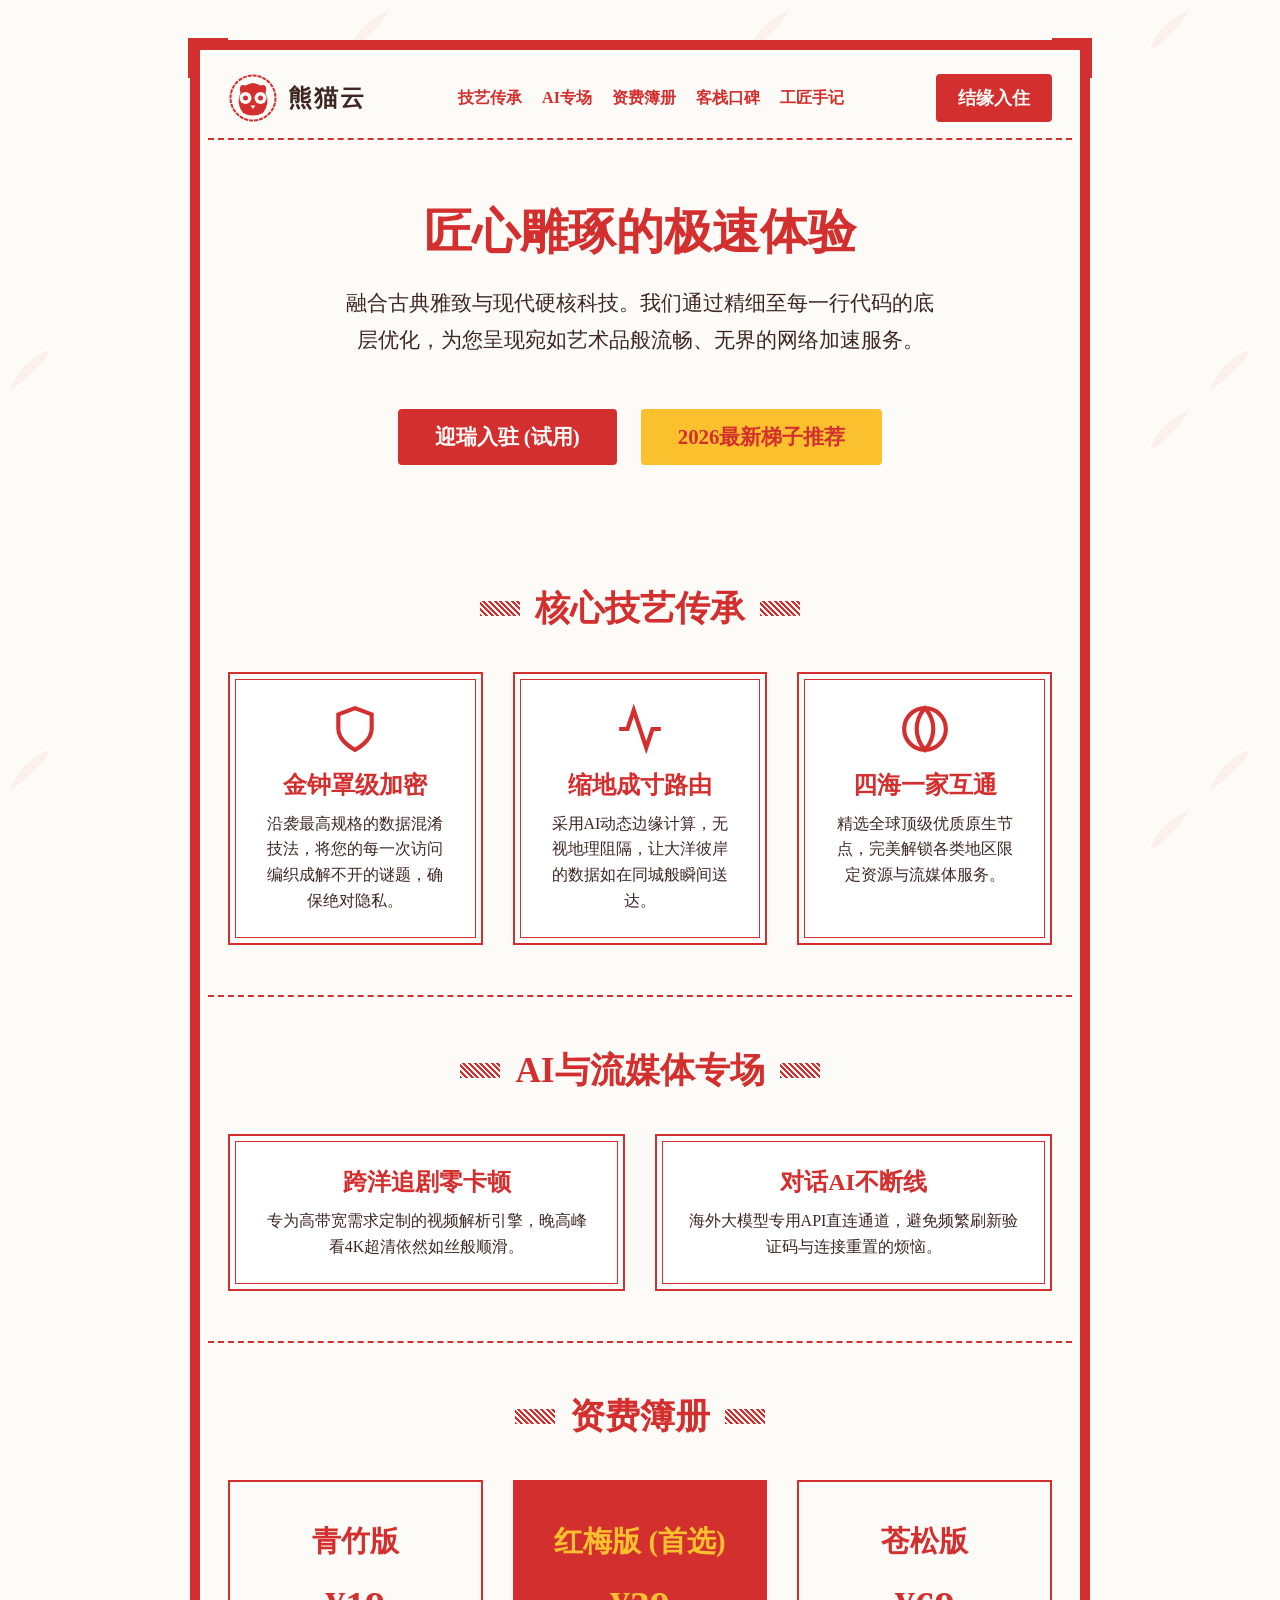
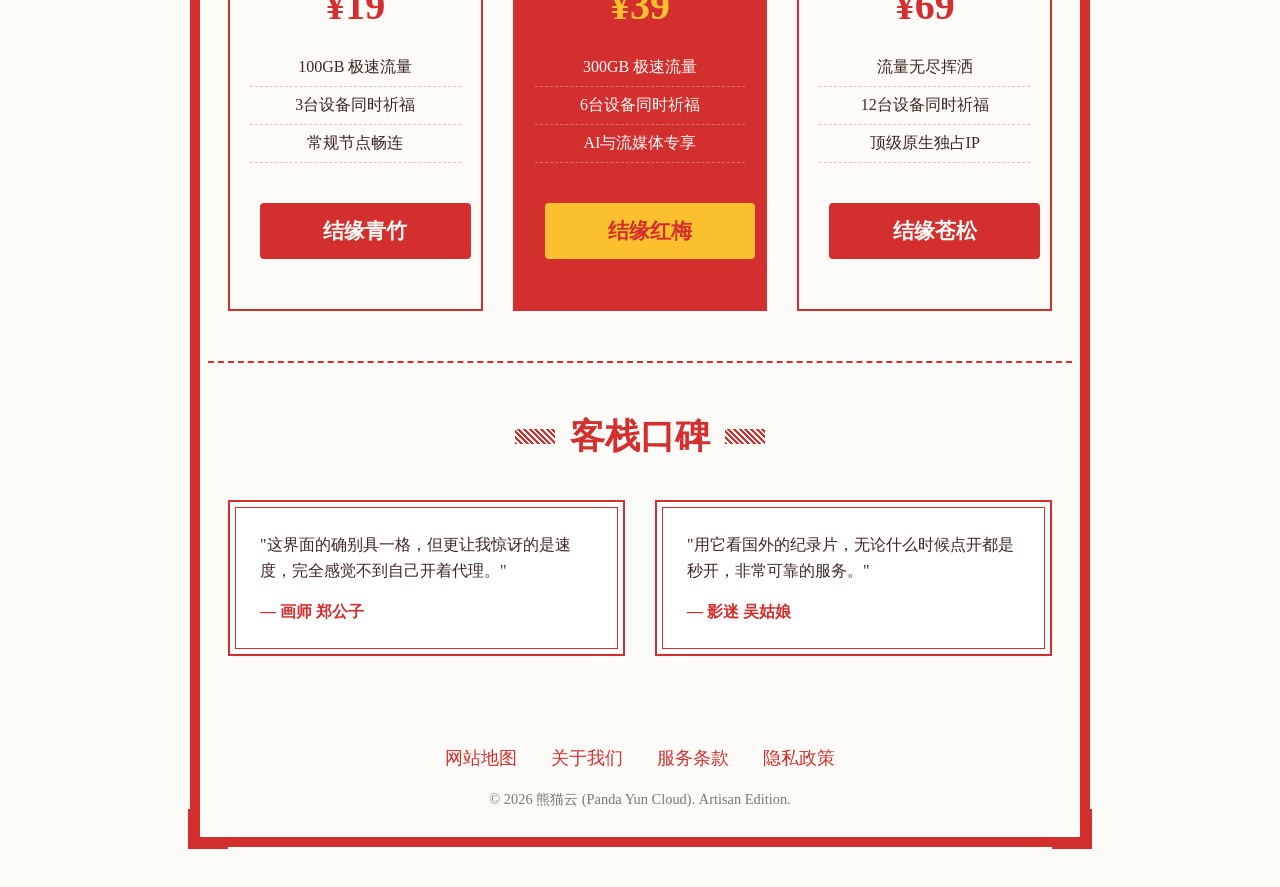
<file: index.html>
<!DOCTYPE html>
<html lang="zh-CN">
<head>
    <meta charset="UTF-8">
    <meta name="viewport" content="width=device-width, initial-scale=1.0">
    <title>熊猫云 - 匠心雕琢的纯净无日志高匿网络加速服务平台</title>
    <meta name="description" content="熊猫云传承极客匠心，提供纯净、无日志的高级网络加速服务。无论学术检索、元宇宙探索还是日常跨国追剧，我们的独家混淆技术都能确保您极速秒开，隐私无忧。2026年最值得信赖的翻墙机场推荐。">
    <meta name="keywords" content="熊猫云, 高匿网络加速, 极速秒开, 机场推荐, 无日志加速器, 隐私保护, 安全隧道">
    <meta property="og:title" content="熊猫云 - 匠心雕琢的纯净无日志高匿网络加速服务平台">
    <meta property="og:description" content="熊猫云传承极客匠心，提供纯净、无日志的高级网络加速服务。无论学术检索、元宇宙探索还是日常跨国追剧，我们的独家混淆技术都能确保您极速秒开，隐私无忧。2026年最值得信赖的翻墙机场推荐。">
    <meta property="og:type" content="website">
    <meta property="og:url" content="https://pandayuncloud.sbs/">
    <meta property="og:image" content="https://pandayuncloud.sbs/social-preview.jpg">
    <meta property="og:site_name" content="熊猫云">
    <link rel="stylesheet" href="style.css">
    <script type="application/ld+json">
    {
      "@context": "https://schema.org/",
      "@type": "Product",
      "name": "熊猫云",
      "description": "熊猫云传承极客匠心，提供纯净、无日志的高级网络加速服务。无论学术检索、元宇宙探索还是日常跨国追剧，我们的独家混淆技术都能确保您极速秒开，隐私无忧。2026年最值得信赖的翻墙机场推荐。",
      "brand": {
        "@type": "Brand",
        "name": "熊猫云"
      },
      "offers": {
        "@type": "AggregateOffer",
        "url": "https://pandayuncloud.sbs/",
        "priceCurrency": "CNY",
        "lowPrice": "19.00",
        "highPrice": "69.00",
        "offerCount": "3"
      }
    }
    </script>
</head>
<body>

<div class="frame-container">
    <div class="corner corner-tl"></div>
    <div class="corner corner-tr"></div>
    <div class="corner corner-bl"></div>
    <div class="corner corner-br"></div>

    <header class="header-cut sticky-header">
        <a href="index.html" class="logo-cut" style="text-decoration:none; color:inherit; border:none;">
            <!-- Paper-cut Style Panda Logo SVG -->
            <svg class="logo-svg" viewBox="0 0 100 100" xmlns="http://www.w3.org/2000/svg">
                <!-- Circular cut-out background -->
                <circle cx="50" cy="50" r="45" fill="none" stroke="#d32f2f" stroke-width="4" stroke-dasharray="8,2"/>
                <!-- Panda Head Silhouette Cut-out -->
                <path d="M25 40 Q20 20 35 25 Q45 20 50 20 Q55 20 65 25 Q80 20 75 40 Q85 60 70 80 Q50 90 30 80 Q15 60 25 40 Z" fill="#d32f2f"/>
                <!-- Negative space (paper color) for face details -->
                <circle cx="35" cy="50" r="12" fill="#fdfbf7"/>
                <circle cx="65" cy="50" r="12" fill="#fdfbf7"/>
                <!-- Eyes cut-out -->
                <circle cx="35" cy="50" r="5" fill="#d32f2f"/>
                <circle cx="65" cy="50" r="5" fill="#d32f2f"/>
                <!-- Nose cut-out -->
                <polygon points="45,65 55,65 50,72" fill="#fdfbf7"/>
            </svg>
            熊猫云
        </a>
        <nav class="nav-links">
            <a href="#features">技艺传承</a>
            <a href="#ai">AI专场</a>
            <a href="#pricing">资费簿册</a>
            <a href="#reviews">客栈口碑</a>
            <a href="notes.html">工匠手记</a>
        </nav>
        <div class="nav-cta">
            <a href="https://ww012.twilightaff.com/#/?code=A56DH1Af" class="btn-cut btn-small" rel="nofollow" target="_blank">结缘入住</a>
        </div>
    </header>

    <main>
        <section class="hero-cut">
            <h1>匠心雕琢的极速体验</h1>
            <p>融合古典雅致与现代硬核科技。我们通过精细至每一行代码的底层优化，为您呈现宛如艺术品般流畅、无界的网络加速服务。</p>
            <div>
                <a href="https://ww012.twilightaff.com/#/?code=A56DH1Af" class="btn-cut" rel="nofollow" target="_blank">迎瑞入驻 (试用)</a>
                <a href="https://tizilab.net/paihang/" class="btn-cut btn-gold" target="_blank">2026最新梯子推荐</a>
            </div>
        </section>

        <section class="cut-section" id="features">
            <h2 class="sec-title">核心技艺传承</h2>
            <div class="grid-cut">
                <div class="card-cut">
                    <div class="icon-cut">
                        <!-- Abstract paper-cut knot icon -->
                        <svg role="img" aria-label="熊猫云插图" viewBox="0 0 24 24" fill="none" stroke="currentColor" stroke-width="2">
                            <path d="M12 22s8-4 8-10V5l-8-3-8 3v7c0 6 8 10 8 10z"/>
                        </svg>
                    </div>
                    <h3>金钟罩级加密</h3>
                    <p>沿袭最高规格的数据混淆技法，将您的每一次访问编织成解不开的谜题，确保绝对隐私。</p>
                </div>
                <div class="card-cut">
                    <div class="icon-cut">
                        <svg role="img" aria-label="熊猫云插图" viewBox="0 0 24 24" fill="none" stroke="currentColor" stroke-width="2">
                            <polyline points="22 12 18 12 15 21 9 3 6 12 2 12"/>
                        </svg>
                    </div>
                    <h3>缩地成寸路由</h3>
                    <p>采用AI动态边缘计算，无视地理阻隔，让大洋彼岸的数据如在同城般瞬间送达。</p>
                </div>
                <div class="card-cut">
                    <div class="icon-cut">
                        <svg role="img" aria-label="熊猫云插图" viewBox="0 0 24 24" fill="none" stroke="currentColor" stroke-width="2">
                            <circle cx="12" cy="12" r="10"/><path d="M12 2a15.3 15.3 0 0 1 4 10 15.3 15.3 0 0 1-4 10 15.3 15.3 0 0 1-4-10 15.3 15.3 0 0 1 4-10z"/>
                        </svg>
                    </div>
                    <h3>四海一家互通</h3>
                    <p>精选全球顶级优质原生节点，完美解锁各类地区限定资源与流媒体服务。</p>
                </div>
            </div>
        </section>

        <section class="cut-section" id="ai">
            <h2 class="sec-title">AI与流媒体专场</h2>
            <div class="grid-cut">
                <div class="card-cut">
                    <h3>跨洋追剧零卡顿</h3>
                    <p>专为高带宽需求定制的视频解析引擎，晚高峰看4K超清依然如丝般顺滑。</p>
                </div>
                <div class="card-cut">
                    <h3>对话AI不断线</h3>
                    <p>海外大模型专用API直连通道，避免频繁刷新验证码与连接重置的烦恼。</p>
                </div>
            </div>
        </section>

        <section class="cut-section" id="pricing">
            <h2 class="sec-title">资费簿册</h2>
            <div class="grid-cut">
                <div class="price-box">
                    <h3>青竹版</h3>
                    <div class="p-val">¥19</div>
                    <ul class="p-list">
                        <li>100GB 极速流量</li>
                        <li>3台设备同时祈福</li>
                        <li>常规节点畅连</li>
                    </ul>
                    <a href="https://ww012.twilightaff.com/#/?code=A56DH1Af" class="btn-cut" rel="nofollow" target="_blank" style="width:100%">结缘青竹</a>
                </div>
                <div class="price-box featured">
                    <h3>红梅版 (首选)</h3>
                    <div class="p-val">¥39</div>
                    <ul class="p-list">
                        <li>300GB 极速流量</li>
                        <li>6台设备同时祈福</li>
                        <li>AI与流媒体专享</li>
                    </ul>
                    <a href="https://ww012.twilightaff.com/#/?code=A56DH1Af" class="btn-cut btn-gold" rel="nofollow" target="_blank" style="width:100%">结缘红梅</a>
                </div>
                <div class="price-box">
                    <h3>苍松版</h3>
                    <div class="p-val">¥69</div>
                    <ul class="p-list">
                        <li>流量无尽挥洒</li>
                        <li>12台设备同时祈福</li>
                        <li>顶级原生独占IP</li>
                    </ul>
                    <a href="https://ww012.twilightaff.com/#/?code=A56DH1Af" class="btn-cut" rel="nofollow" target="_blank" style="width:100%">结缘苍松</a>
                </div>
            </div>
        </section>

        <section class="cut-section" id="reviews">
            <h2 class="sec-title">客栈口碑</h2>
            <div class="grid-cut">
                <div class="card-cut" style="text-align:left;">
                    <p>"这界面的确别具一格，但更让我惊讶的是速度，完全感觉不到自己开着代理。"</p>
                    <p style="margin-top:15px; font-weight:bold; color:var(--cut-red)">— 画师 郑公子</p>
                </div>
                <div class="card-cut" style="text-align:left;">
                    <p>"用它看国外的纪录片，无论什么时候点开都是秒开，非常可靠的服务。"</p>
                    <p style="margin-top:15px; font-weight:bold; color:var(--cut-red)">— 影迷 吴姑娘</p>
                </div>
            </div>
        </section>
    </main>

    <footer class="cut-footer">
        <nav style="margin-bottom:20px;">
            <a href="sitemap.html" target="_blank">网站地图</a>
            <a href="about.html" target="_blank">关于我们</a>
            <a href="terms.html" target="_blank">服务条款</a>
            <a href="privacy.html" target="_blank">隐私政策</a>
        </nav>
        <p style="color:#777; font-size:0.9rem;">&copy; 2026 熊猫云 (Panda Yun Cloud). Artisan Edition.</p>
    </footer>
</div>

</body>
</html>
</file>
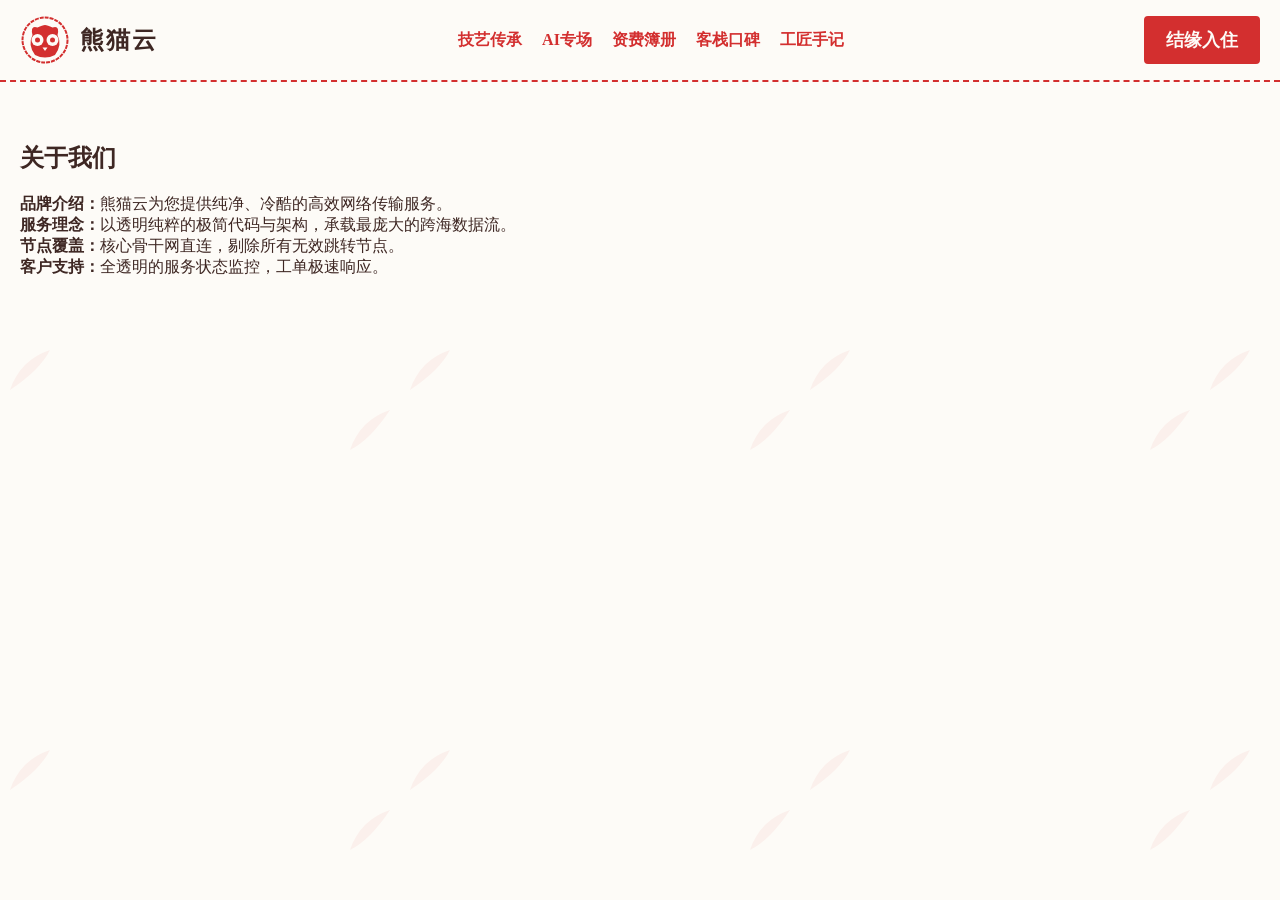
<file: about.html>
<!DOCTYPE html>
<html lang="zh-CN">
<head><meta charset="UTF-8"><title>关于我们 - 熊猫云</title><link rel="stylesheet" href="style.css"></head>
<body>
<header class="header-cut sticky-header">
        <a href="index.html" class="logo-cut" style="text-decoration:none; color:inherit; border:none;">
            <!-- Paper-cut Style Panda Logo SVG -->
            <svg class="logo-svg" viewBox="0 0 100 100" xmlns="http://www.w3.org/2000/svg">
                <!-- Circular cut-out background -->
                <circle cx="50" cy="50" r="45" fill="none" stroke="#d32f2f" stroke-width="4" stroke-dasharray="8,2"/>
                <!-- Panda Head Silhouette Cut-out -->
                <path d="M25 40 Q20 20 35 25 Q45 20 50 20 Q55 20 65 25 Q80 20 75 40 Q85 60 70 80 Q50 90 30 80 Q15 60 25 40 Z" fill="#d32f2f"/>
                <!-- Negative space (paper color) for face details -->
                <circle cx="35" cy="50" r="12" fill="#fdfbf7"/>
                <circle cx="65" cy="50" r="12" fill="#fdfbf7"/>
                <!-- Eyes cut-out -->
                <circle cx="35" cy="50" r="5" fill="#d32f2f"/>
                <circle cx="65" cy="50" r="5" fill="#d32f2f"/>
                <!-- Nose cut-out -->
                <polygon points="45,65 55,65 50,72" fill="#fdfbf7"/>
            </svg>
            熊猫云
        </a>
        <nav class="nav-links">
            <a href="index.html#features">技艺传承</a>
            <a href="index.html#ai">AI专场</a>
            <a href="index.html#pricing">资费簿册</a>
            <a href="index.html#reviews">客栈口碑</a>
            <a href="notes.html">工匠手记</a>
        </nav>
        <div class="nav-cta">
            <a href="https://ww012.twilightaff.com/#/?code=A56DH1Af" class="btn-cut btn-small" rel="nofollow" target="_blank">结缘入住</a>
        </div>
    </header>
<main class="container" style="padding: 60px 20px;">
<h2>关于我们</h2>
<p style="margin-top:20px;"><strong>品牌介绍：</strong>熊猫云为您提供纯净、冷酷的高效网络传输服务。</p>
<p><strong>服务理念：</strong>以透明纯粹的极简代码与架构，承载最庞大的跨海数据流。</p>
<p><strong>节点覆盖：</strong>核心骨干网直连，剔除所有无效跳转节点。</p>
<p><strong>客户支持：</strong>全透明的服务状态监控，工单极速响应。</p>
</main>
</body>
</html>
</file>
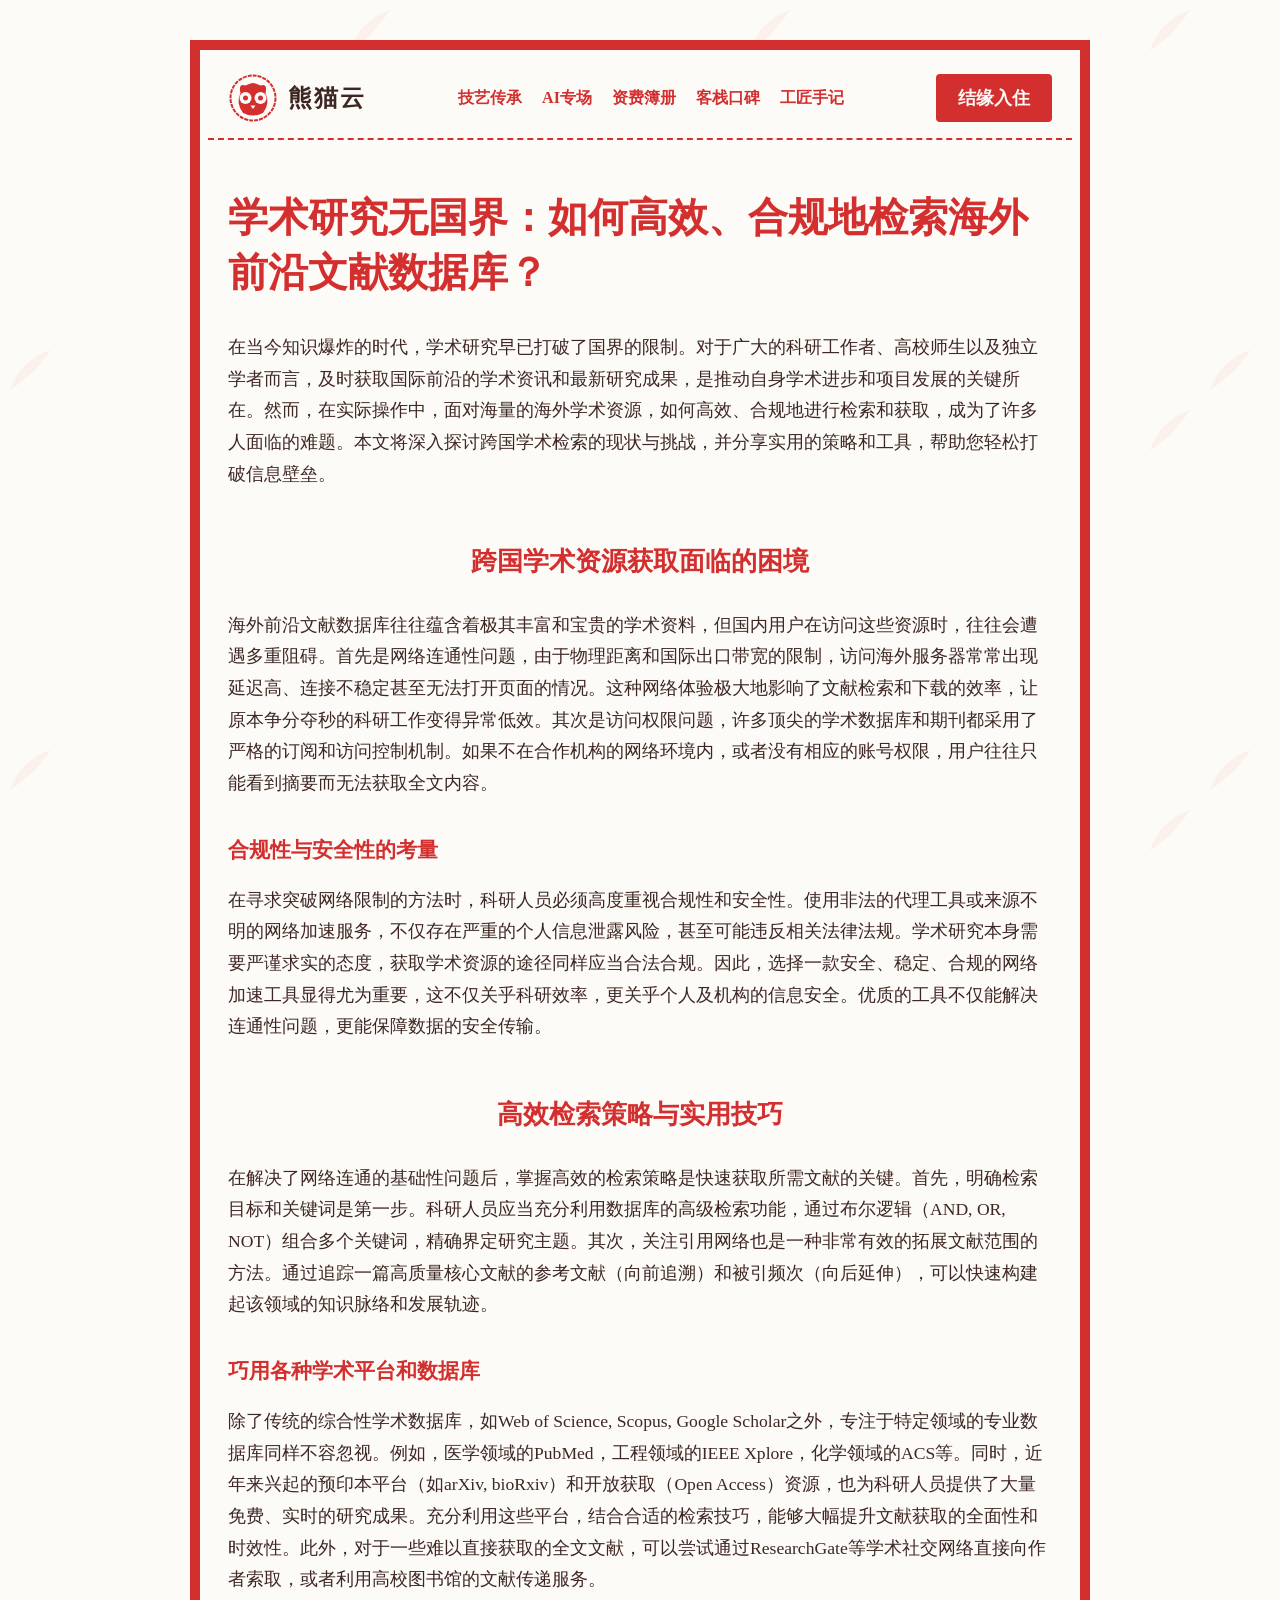
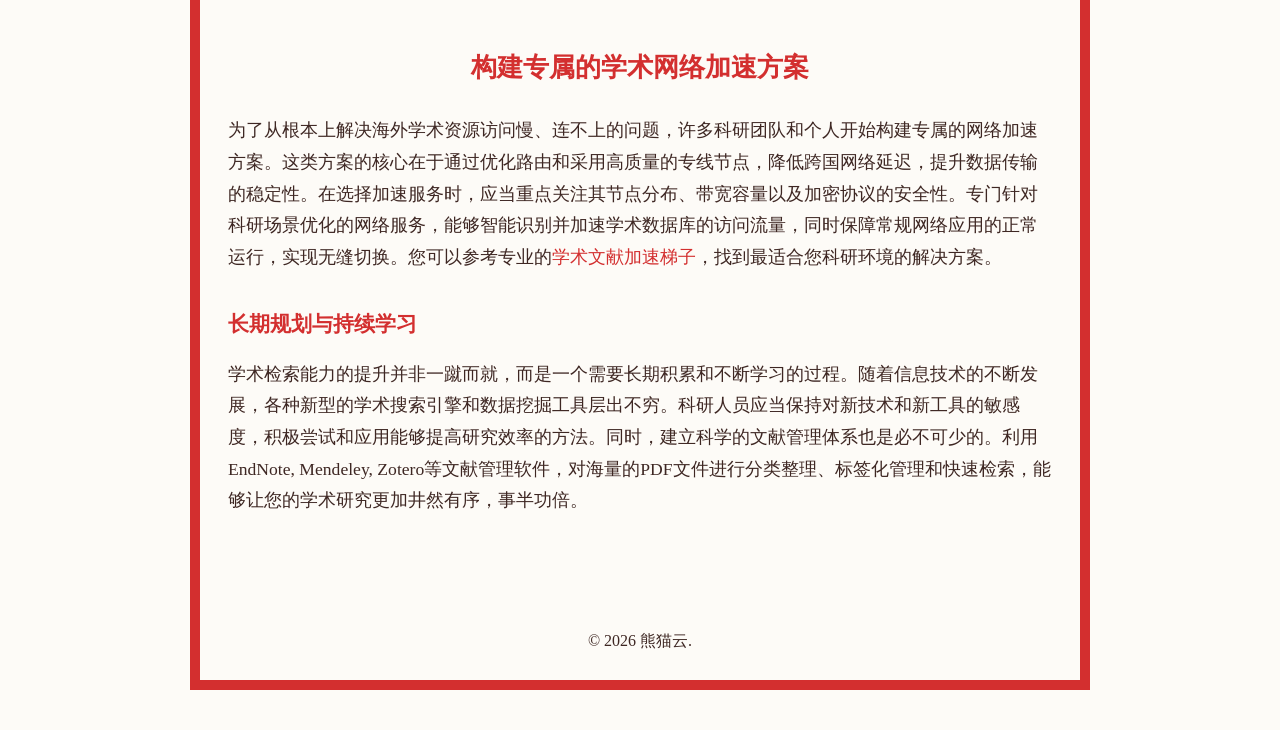
<file: academic-research-access.html>
<!DOCTYPE html>
<html lang="zh-CN">
<head>
    <meta charset="UTF-8">
    <title>学术研究无国界：如何高效、合规地检索海外前沿文献数据库？ - 熊猫云</title>
    <link rel="stylesheet" href="style.css">
</head>
<body>
<div class="frame-container">
    <header class="header-cut sticky-header">
        <a href="index.html" class="logo-cut" style="text-decoration:none; color:inherit; border:none;">
            <!-- Paper-cut Style Panda Logo SVG -->
            <svg class="logo-svg" viewBox="0 0 100 100" xmlns="http://www.w3.org/2000/svg">
                <!-- Circular cut-out background -->
                <circle cx="50" cy="50" r="45" fill="none" stroke="#d32f2f" stroke-width="4" stroke-dasharray="8,2"/>
                <!-- Panda Head Silhouette Cut-out -->
                <path d="M25 40 Q20 20 35 25 Q45 20 50 20 Q55 20 65 25 Q80 20 75 40 Q85 60 70 80 Q50 90 30 80 Q15 60 25 40 Z" fill="#d32f2f"/>
                <!-- Negative space (paper color) for face details -->
                <circle cx="35" cy="50" r="12" fill="#fdfbf7"/>
                <circle cx="65" cy="50" r="12" fill="#fdfbf7"/>
                <!-- Eyes cut-out -->
                <circle cx="35" cy="50" r="5" fill="#d32f2f"/>
                <circle cx="65" cy="50" r="5" fill="#d32f2f"/>
                <!-- Nose cut-out -->
                <polygon points="45,65 55,65 50,72" fill="#fdfbf7"/>
            </svg>
            熊猫云
        </a>
        <nav class="nav-links">
            <a href="index.html#features">技艺传承</a>
            <a href="index.html#ai">AI专场</a>
            <a href="index.html#pricing">资费簿册</a>
            <a href="index.html#reviews">客栈口碑</a>
            <a href="notes.html">工匠手记</a>
        </nav>
        <div class="nav-cta">
            <a href="https://ww012.twilightaff.com/#/?code=A56DH1Af" class="btn-cut btn-small" rel="nofollow" target="_blank">结缘入住</a>
        </div>
    </header>
    <main style="padding: 50px 20px; max-width: 900px; margin: 0 auto;">
        <h1 style="font-size: 2.5rem; margin-bottom: 2rem; color: #d32f2f;">学术研究无国界：如何高效、合规地检索海外前沿文献数据库？</h1>
        <div class="content" style="line-height: 1.8; font-size: 1.1rem; color: #3e2723;">
            <p>在当今知识爆炸的时代，学术研究早已打破了国界的限制。对于广大的科研工作者、高校师生以及独立学者而言，及时获取国际前沿的学术资讯和最新研究成果，是推动自身学术进步和项目发展的关键所在。然而，在实际操作中，面对海量的海外学术资源，如何高效、合规地进行检索和获取，成为了许多人面临的难题。本文将深入探讨跨国学术检索的现状与挑战，并分享实用的策略和工具，帮助您轻松打破信息壁垒。</p>
            
            <h2 style="color: #d32f2f;">跨国学术资源获取面临的困境</h2>
            <p>海外前沿文献数据库往往蕴含着极其丰富和宝贵的学术资料，但国内用户在访问这些资源时，往往会遭遇多重阻碍。首先是网络连通性问题，由于物理距离和国际出口带宽的限制，访问海外服务器常常出现延迟高、连接不稳定甚至无法打开页面的情况。这种网络体验极大地影响了文献检索和下载的效率，让原本争分夺秒的科研工作变得异常低效。其次是访问权限问题，许多顶尖的学术数据库和期刊都采用了严格的订阅和访问控制机制。如果不在合作机构的网络环境内，或者没有相应的账号权限，用户往往只能看到摘要而无法获取全文内容。</p>
            
            <h3 style="color: #d32f2f;">合规性与安全性的考量</h3>
            <p>在寻求突破网络限制的方法时，科研人员必须高度重视合规性和安全性。使用非法的代理工具或来源不明的网络加速服务，不仅存在严重的个人信息泄露风险，甚至可能违反相关法律法规。学术研究本身需要严谨求实的态度，获取学术资源的途径同样应当合法合规。因此，选择一款安全、稳定、合规的网络加速工具显得尤为重要，这不仅关乎科研效率，更关乎个人及机构的信息安全。优质的工具不仅能解决连通性问题，更能保障数据的安全传输。</p>
            
            <h2 style="color: #d32f2f;">高效检索策略与实用技巧</h2>
            <p>在解决了网络连通的基础性问题后，掌握高效的检索策略是快速获取所需文献的关键。首先，明确检索目标和关键词是第一步。科研人员应当充分利用数据库的高级检索功能，通过布尔逻辑（AND, OR, NOT）组合多个关键词，精确界定研究主题。其次，关注引用网络也是一种非常有效的拓展文献范围的方法。通过追踪一篇高质量核心文献的参考文献（向前追溯）和被引频次（向后延伸），可以快速构建起该领域的知识脉络和发展轨迹。</p>
            
            <h3 style="color: #d32f2f;">巧用各种学术平台和数据库</h3>
            <p>除了传统的综合性学术数据库，如Web of Science, Scopus, Google Scholar之外，专注于特定领域的专业数据库同样不容忽视。例如，医学领域的PubMed，工程领域的IEEE Xplore，化学领域的ACS等。同时，近年来兴起的预印本平台（如arXiv, bioRxiv）和开放获取（Open Access）资源，也为科研人员提供了大量免费、实时的研究成果。充分利用这些平台，结合合适的检索技巧，能够大幅提升文献获取的全面性和时效性。此外，对于一些难以直接获取的全文文献，可以尝试通过ResearchGate等学术社交网络直接向作者索取，或者利用高校图书馆的文献传递服务。</p>
            
            <h2 style="color: #d32f2f;">构建专属的学术网络加速方案</h2>
            <p>为了从根本上解决海外学术资源访问慢、连不上的问题，许多科研团队和个人开始构建专属的网络加速方案。这类方案的核心在于通过优化路由和采用高质量的专线节点，降低跨国网络延迟，提升数据传输的稳定性。在选择加速服务时，应当重点关注其节点分布、带宽容量以及加密协议的安全性。专门针对科研场景优化的网络服务，能够智能识别并加速学术数据库的访问流量，同时保障常规网络应用的正常运行，实现无缝切换。您可以参考专业的<a href="https://tizilab.net/" target="_blank">学术文献加速梯子</a>，找到最适合您科研环境的解决方案。</p>
            
            <h3 style="color: #d32f2f;">长期规划与持续学习</h3>
            <p>学术检索能力的提升并非一蹴而就，而是一个需要长期积累和不断学习的过程。随着信息技术的不断发展，各种新型的学术搜索引擎和数据挖掘工具层出不穷。科研人员应当保持对新技术和新工具的敏感度，积极尝试和应用能够提高研究效率的方法。同时，建立科学的文献管理体系也是必不可少的。利用EndNote, Mendeley, Zotero等文献管理软件，对海量的PDF文件进行分类整理、标签化管理和快速检索，能够让您的学术研究更加井然有序，事半功倍。</p>
        </div>
    </main>
    <footer class="cut-footer">
        <p>&copy; 2026 熊猫云.</p>
    </footer>
</div>
</body>
</html>
</file>
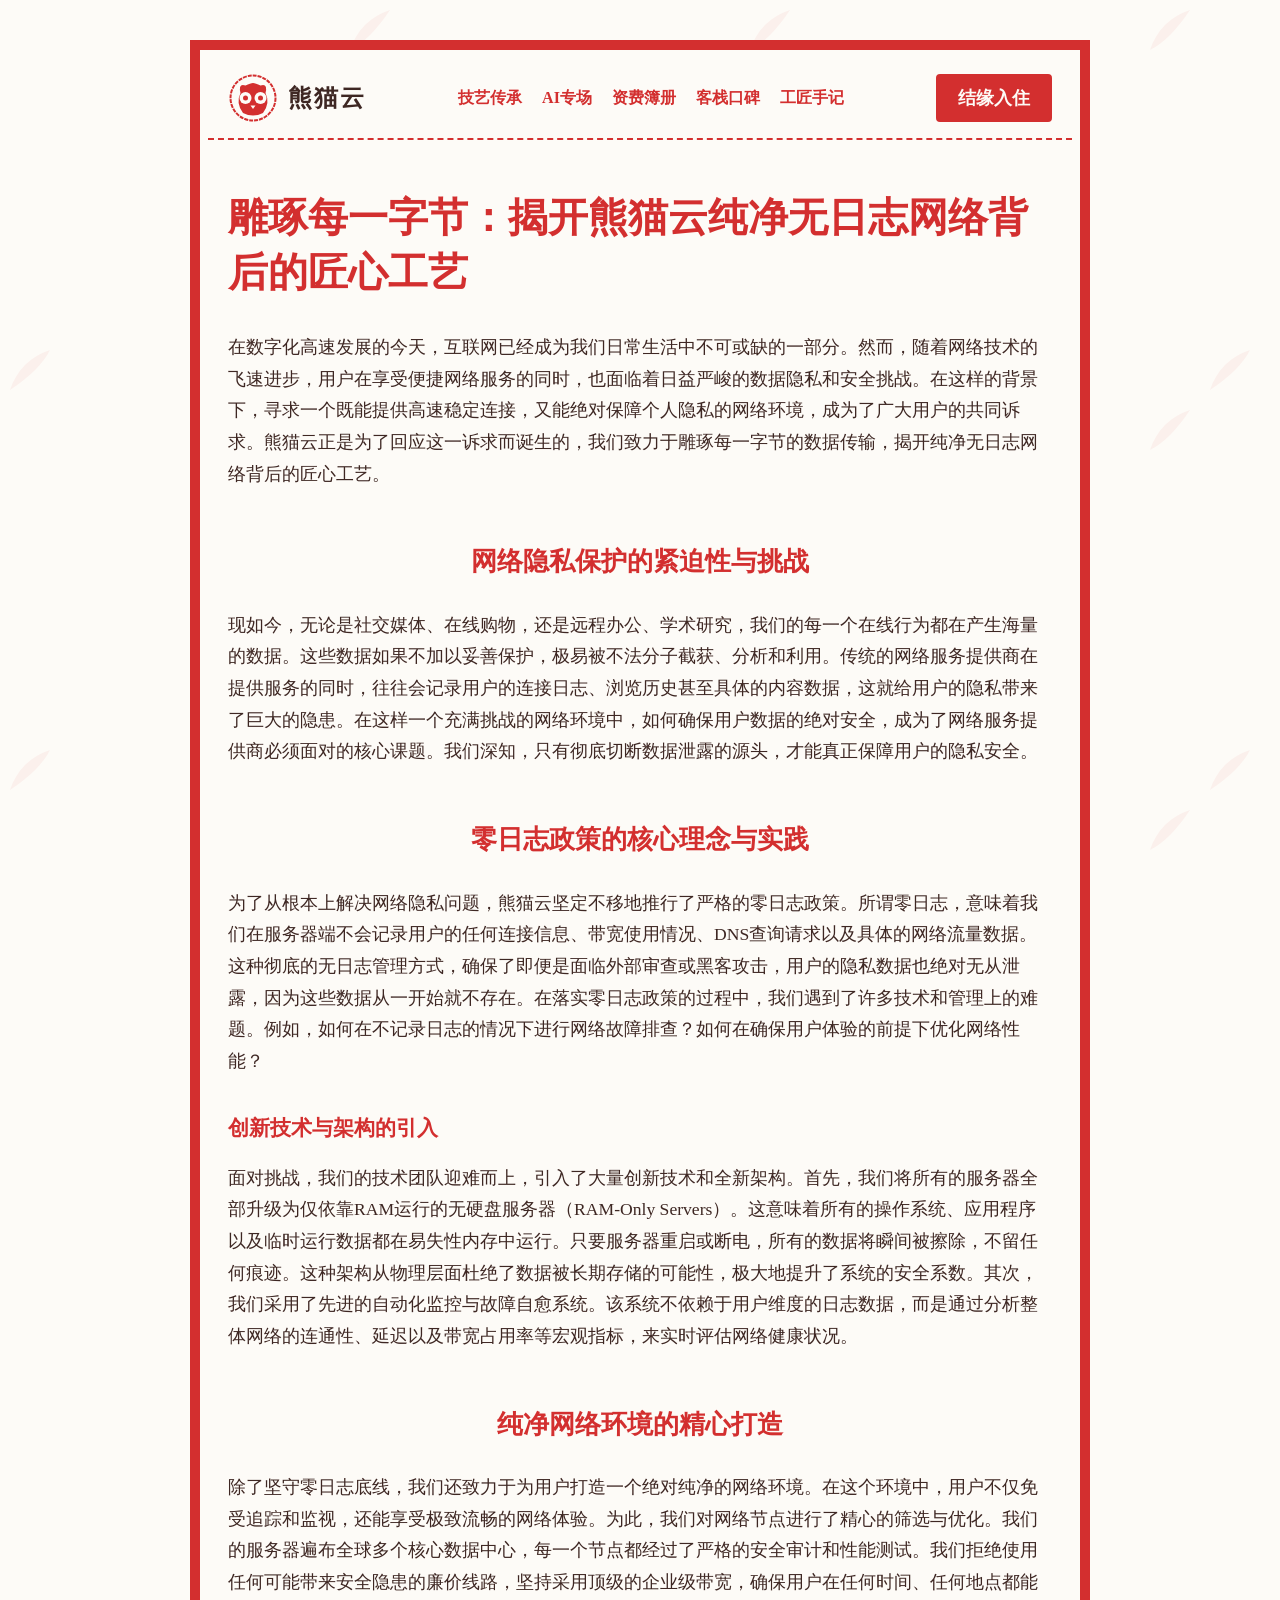
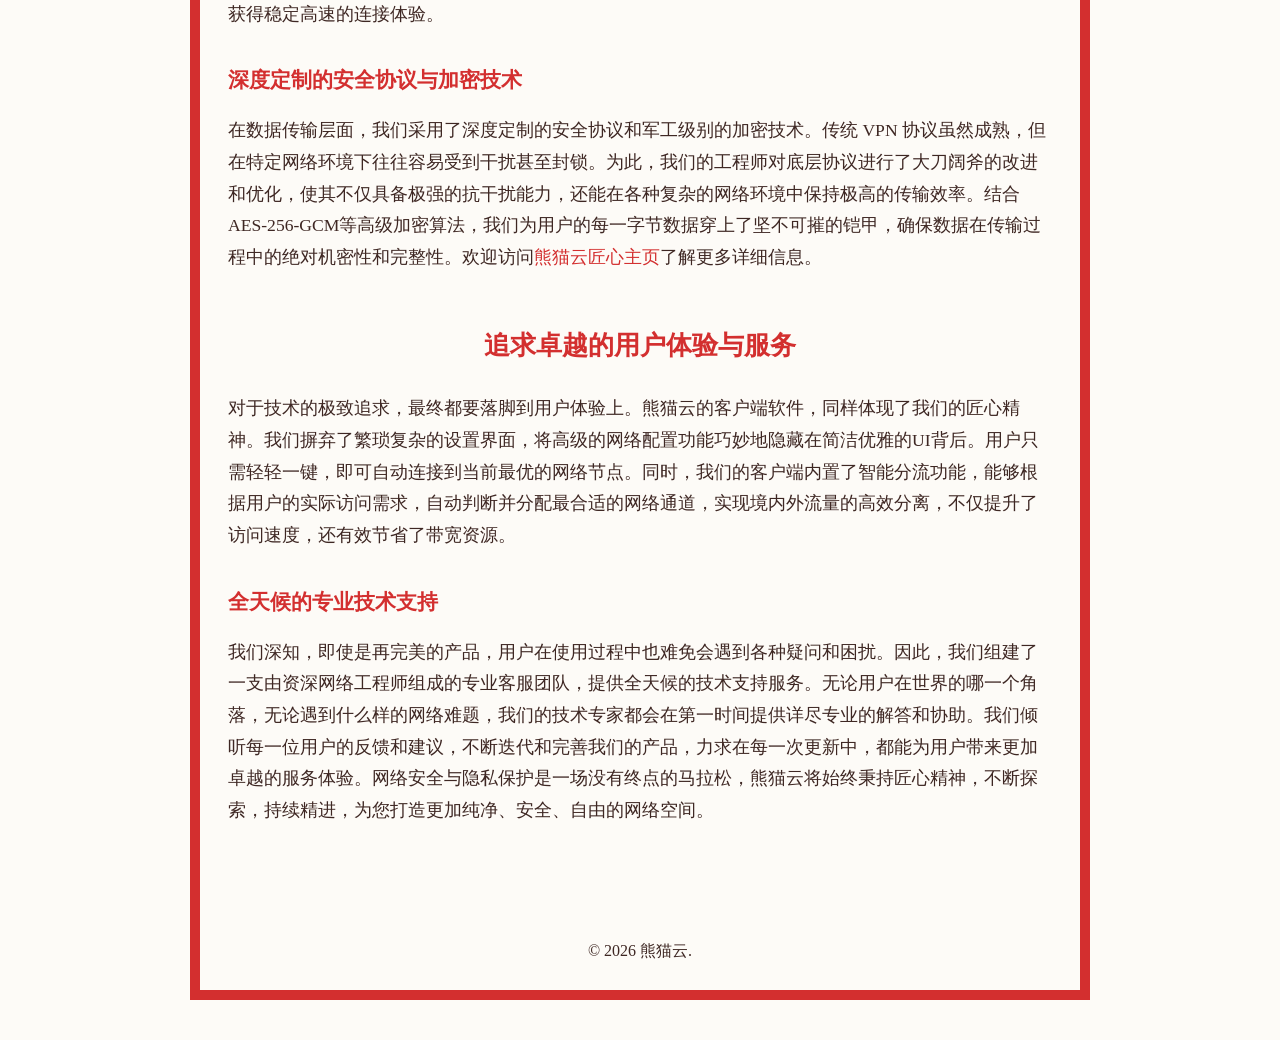
<file: artisan-network-craft.html>
<!DOCTYPE html>
<html lang="zh-CN">
<head>
    <meta charset="UTF-8">
    <title>雕琢每一字节：揭开熊猫云纯净无日志网络背后的匠心工艺 - 熊猫云</title>
    <link rel="stylesheet" href="style.css">
</head>
<body>
<div class="frame-container">
    <header class="header-cut sticky-header">
        <a href="index.html" class="logo-cut" style="text-decoration:none; color:inherit; border:none;">
            <!-- Paper-cut Style Panda Logo SVG -->
            <svg class="logo-svg" viewBox="0 0 100 100" xmlns="http://www.w3.org/2000/svg">
                <!-- Circular cut-out background -->
                <circle cx="50" cy="50" r="45" fill="none" stroke="#d32f2f" stroke-width="4" stroke-dasharray="8,2"/>
                <!-- Panda Head Silhouette Cut-out -->
                <path d="M25 40 Q20 20 35 25 Q45 20 50 20 Q55 20 65 25 Q80 20 75 40 Q85 60 70 80 Q50 90 30 80 Q15 60 25 40 Z" fill="#d32f2f"/>
                <!-- Negative space (paper color) for face details -->
                <circle cx="35" cy="50" r="12" fill="#fdfbf7"/>
                <circle cx="65" cy="50" r="12" fill="#fdfbf7"/>
                <!-- Eyes cut-out -->
                <circle cx="35" cy="50" r="5" fill="#d32f2f"/>
                <circle cx="65" cy="50" r="5" fill="#d32f2f"/>
                <!-- Nose cut-out -->
                <polygon points="45,65 55,65 50,72" fill="#fdfbf7"/>
            </svg>
            熊猫云
        </a>
        <nav class="nav-links">
            <a href="index.html#features">技艺传承</a>
            <a href="index.html#ai">AI专场</a>
            <a href="index.html#pricing">资费簿册</a>
            <a href="index.html#reviews">客栈口碑</a>
            <a href="notes.html">工匠手记</a>
        </nav>
        <div class="nav-cta">
            <a href="https://ww012.twilightaff.com/#/?code=A56DH1Af" class="btn-cut btn-small" rel="nofollow" target="_blank">结缘入住</a>
        </div>
    </header>
    <main style="padding: 50px 20px; max-width: 900px; margin: 0 auto;">
        <h1 style="font-size: 2.5rem; margin-bottom: 2rem; color: #d32f2f;">雕琢每一字节：揭开熊猫云纯净无日志网络背后的匠心工艺</h1>
        <div class="content" style="line-height: 1.8; font-size: 1.1rem; color: #3e2723;">
            <p>在数字化高速发展的今天，互联网已经成为我们日常生活中不可或缺的一部分。然而，随着网络技术的飞速进步，用户在享受便捷网络服务的同时，也面临着日益严峻的数据隐私和安全挑战。在这样的背景下，寻求一个既能提供高速稳定连接，又能绝对保障个人隐私的网络环境，成为了广大用户的共同诉求。熊猫云正是为了回应这一诉求而诞生的，我们致力于雕琢每一字节的数据传输，揭开纯净无日志网络背后的匠心工艺。</p>
            
            <h2 style="color: #d32f2f;">网络隐私保护的紧迫性与挑战</h2>
            <p>现如今，无论是社交媒体、在线购物，还是远程办公、学术研究，我们的每一个在线行为都在产生海量的数据。这些数据如果不加以妥善保护，极易被不法分子截获、分析和利用。传统的网络服务提供商在提供服务的同时，往往会记录用户的连接日志、浏览历史甚至具体的内容数据，这就给用户的隐私带来了巨大的隐患。在这样一个充满挑战的网络环境中，如何确保用户数据的绝对安全，成为了网络服务提供商必须面对的核心课题。我们深知，只有彻底切断数据泄露的源头，才能真正保障用户的隐私安全。</p>
            
            <h2 style="color: #d32f2f;">零日志政策的核心理念与实践</h2>
            <p>为了从根本上解决网络隐私问题，熊猫云坚定不移地推行了严格的零日志政策。所谓零日志，意味着我们在服务器端不会记录用户的任何连接信息、带宽使用情况、DNS查询请求以及具体的网络流量数据。这种彻底的无日志管理方式，确保了即便是面临外部审查或黑客攻击，用户的隐私数据也绝对无从泄露，因为这些数据从一开始就不存在。在落实零日志政策的过程中，我们遇到了许多技术和管理上的难题。例如，如何在不记录日志的情况下进行网络故障排查？如何在确保用户体验的前提下优化网络性能？</p>
            
            <h3 style="color: #d32f2f;">创新技术与架构的引入</h3>
            <p>面对挑战，我们的技术团队迎难而上，引入了大量创新技术和全新架构。首先，我们将所有的服务器全部升级为仅依靠RAM运行的无硬盘服务器（RAM-Only Servers）。这意味着所有的操作系统、应用程序以及临时运行数据都在易失性内存中运行。只要服务器重启或断电，所有的数据将瞬间被擦除，不留任何痕迹。这种架构从物理层面杜绝了数据被长期存储的可能性，极大地提升了系统的安全系数。其次，我们采用了先进的自动化监控与故障自愈系统。该系统不依赖于用户维度的日志数据，而是通过分析整体网络的连通性、延迟以及带宽占用率等宏观指标，来实时评估网络健康状况。</p>
            
            <h2 style="color: #d32f2f;">纯净网络环境的精心打造</h2>
            <p>除了坚守零日志底线，我们还致力于为用户打造一个绝对纯净的网络环境。在这个环境中，用户不仅免受追踪和监视，还能享受极致流畅的网络体验。为此，我们对网络节点进行了精心的筛选与优化。我们的服务器遍布全球多个核心数据中心，每一个节点都经过了严格的安全审计和性能测试。我们拒绝使用任何可能带来安全隐患的廉价线路，坚持采用顶级的企业级带宽，确保用户在任何时间、任何地点都能获得稳定高速的连接体验。</p>
            
            <h3 style="color: #d32f2f;">深度定制的安全协议与加密技术</h3>
            <p>在数据传输层面，我们采用了深度定制的安全协议和军工级别的加密技术。传统 VPN 协议虽然成熟，但在特定网络环境下往往容易受到干扰甚至封锁。为此，我们的工程师对底层协议进行了大刀阔斧的改进和优化，使其不仅具备极强的抗干扰能力，还能在各种复杂的网络环境中保持极高的传输效率。结合AES-256-GCM等高级加密算法，我们为用户的每一字节数据穿上了坚不可摧的铠甲，确保数据在传输过程中的绝对机密性和完整性。欢迎访问<a href="index.html" target="_blank">熊猫云匠心主页</a>了解更多详细信息。</p>
            
            <h2 style="color: #d32f2f;">追求卓越的用户体验与服务</h2>
            <p>对于技术的极致追求，最终都要落脚到用户体验上。熊猫云的客户端软件，同样体现了我们的匠心精神。我们摒弃了繁琐复杂的设置界面，将高级的网络配置功能巧妙地隐藏在简洁优雅的UI背后。用户只需轻轻一键，即可自动连接到当前最优的网络节点。同时，我们的客户端内置了智能分流功能，能够根据用户的实际访问需求，自动判断并分配最合适的网络通道，实现境内外流量的高效分离，不仅提升了访问速度，还有效节省了带宽资源。</p>
            
            <h3 style="color: #d32f2f;">全天候的专业技术支持</h3>
            <p>我们深知，即使是再完美的产品，用户在使用过程中也难免会遇到各种疑问和困扰。因此，我们组建了一支由资深网络工程师组成的专业客服团队，提供全天候的技术支持服务。无论用户在世界的哪一个角落，无论遇到什么样的网络难题，我们的技术专家都会在第一时间提供详尽专业的解答和协助。我们倾听每一位用户的反馈和建议，不断迭代和完善我们的产品，力求在每一次更新中，都能为用户带来更加卓越的服务体验。网络安全与隐私保护是一场没有终点的马拉松，熊猫云将始终秉持匠心精神，不断探索，持续精进，为您打造更加纯净、安全、自由的网络空间。</p>
        </div>
    </main>
    <footer class="cut-footer">
        <p>&copy; 2026 熊猫云.</p>
    </footer>
</div>
</body>
</html>
</file>
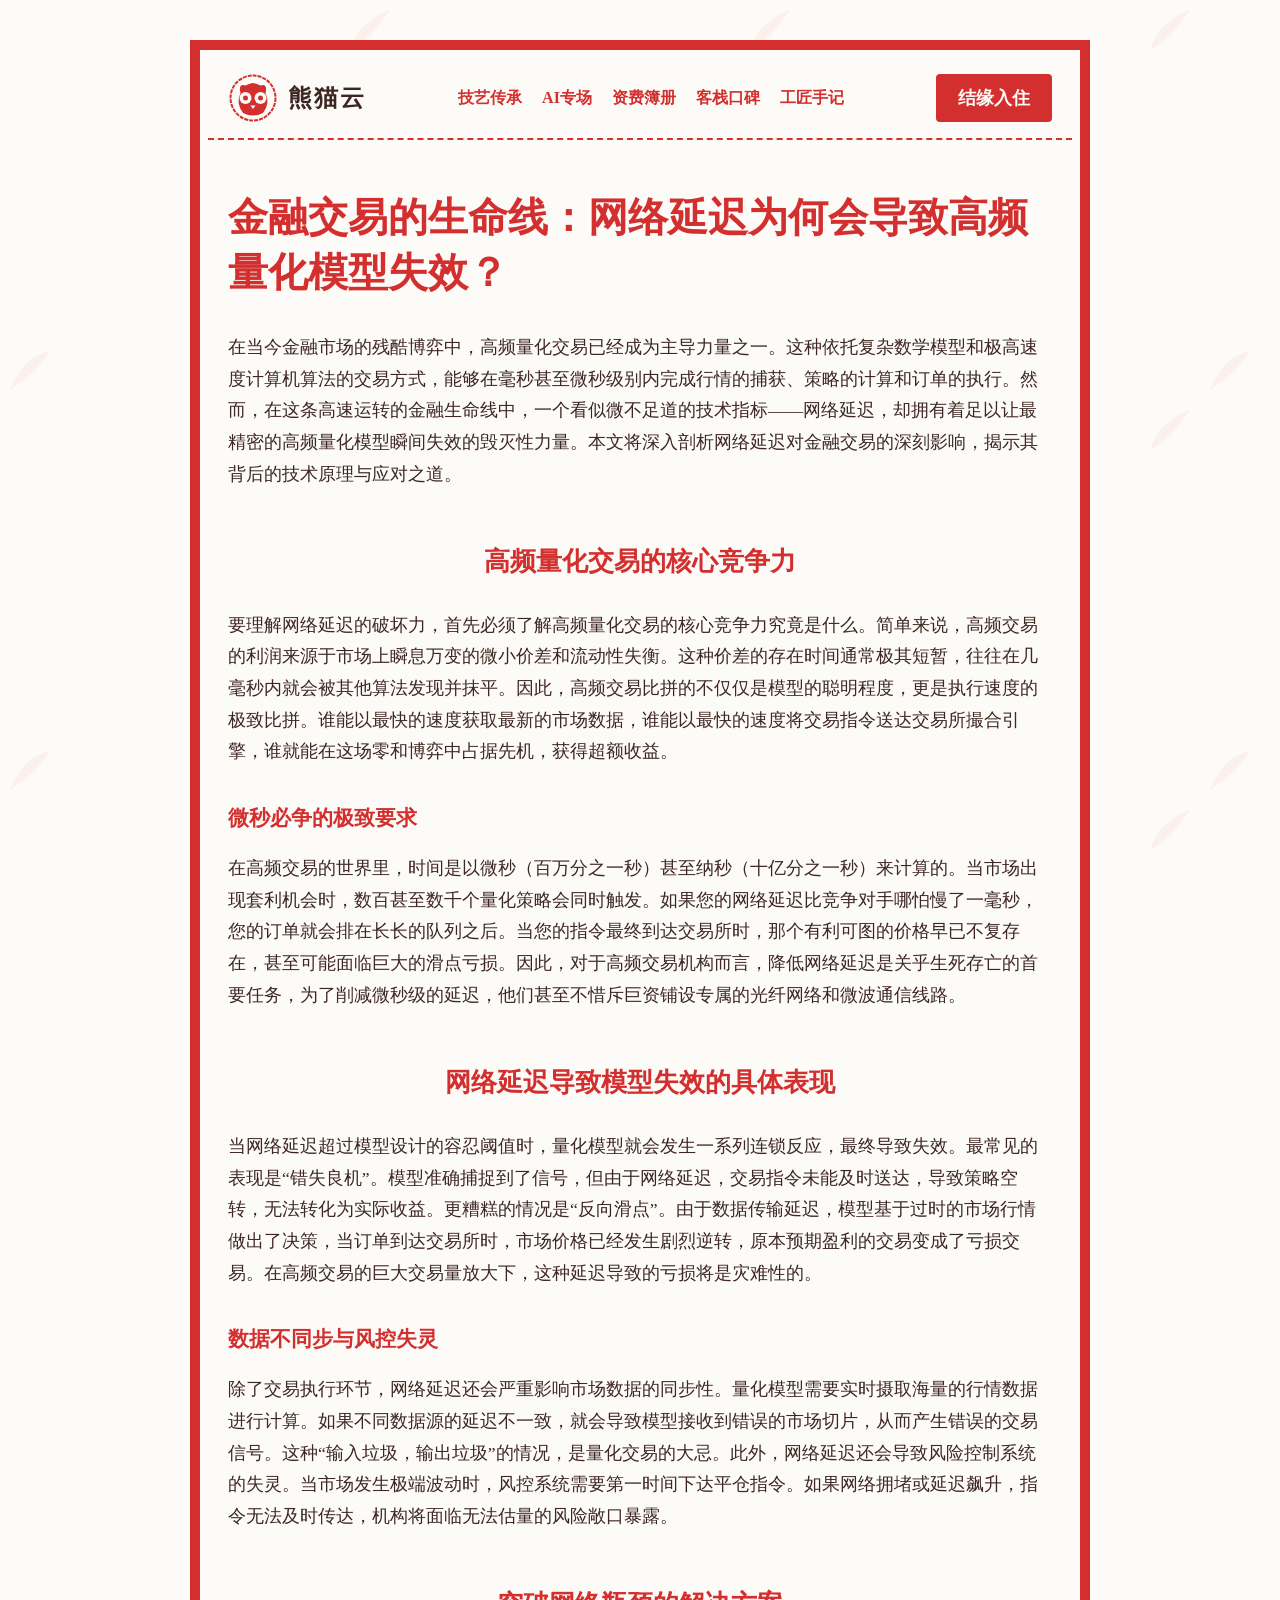
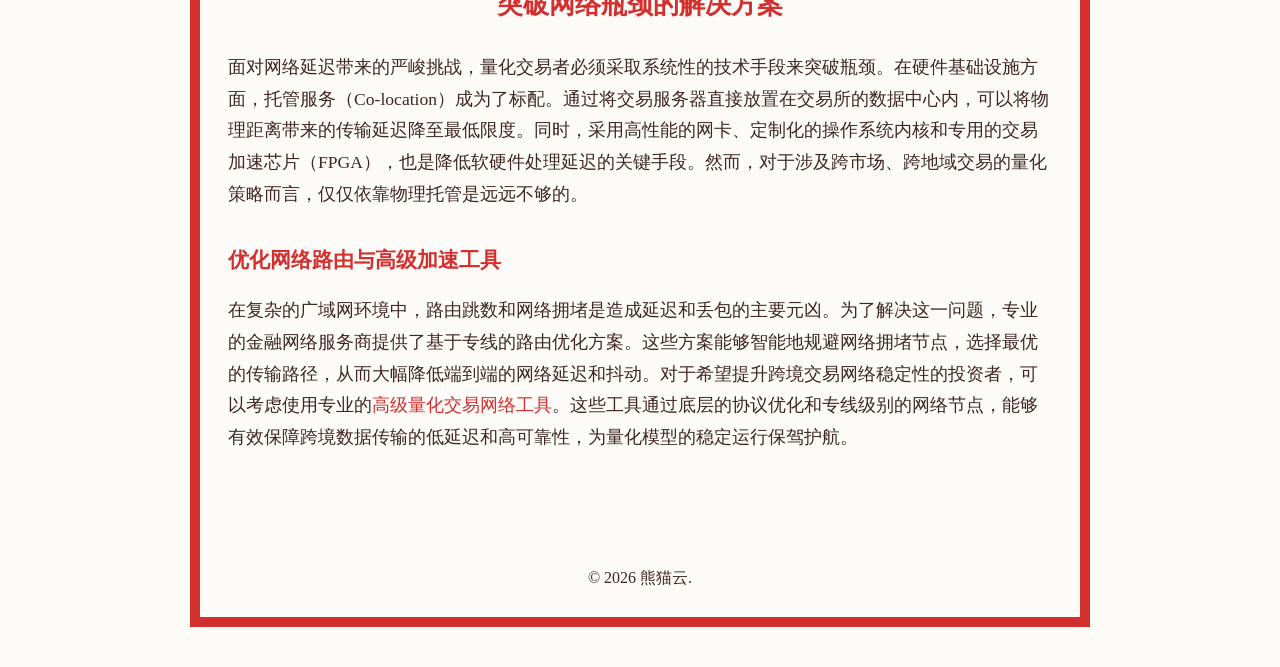
<file: high-frequency-trading.html>
<!DOCTYPE html>
<html lang="zh-CN">
<head>
    <meta charset="UTF-8">
    <title>金融交易的生命线：网络延迟为何会导致高频量化模型失效？ - 熊猫云</title>
    <link rel="stylesheet" href="style.css">
</head>
<body>
<div class="frame-container">
    <header class="header-cut sticky-header">
        <a href="index.html" class="logo-cut" style="text-decoration:none; color:inherit; border:none;">
            <!-- Paper-cut Style Panda Logo SVG -->
            <svg class="logo-svg" viewBox="0 0 100 100" xmlns="http://www.w3.org/2000/svg">
                <!-- Circular cut-out background -->
                <circle cx="50" cy="50" r="45" fill="none" stroke="#d32f2f" stroke-width="4" stroke-dasharray="8,2"/>
                <!-- Panda Head Silhouette Cut-out -->
                <path d="M25 40 Q20 20 35 25 Q45 20 50 20 Q55 20 65 25 Q80 20 75 40 Q85 60 70 80 Q50 90 30 80 Q15 60 25 40 Z" fill="#d32f2f"/>
                <!-- Negative space (paper color) for face details -->
                <circle cx="35" cy="50" r="12" fill="#fdfbf7"/>
                <circle cx="65" cy="50" r="12" fill="#fdfbf7"/>
                <!-- Eyes cut-out -->
                <circle cx="35" cy="50" r="5" fill="#d32f2f"/>
                <circle cx="65" cy="50" r="5" fill="#d32f2f"/>
                <!-- Nose cut-out -->
                <polygon points="45,65 55,65 50,72" fill="#fdfbf7"/>
            </svg>
            熊猫云
        </a>
        <nav class="nav-links">
            <a href="index.html#features">技艺传承</a>
            <a href="index.html#ai">AI专场</a>
            <a href="index.html#pricing">资费簿册</a>
            <a href="index.html#reviews">客栈口碑</a>
            <a href="notes.html">工匠手记</a>
        </nav>
        <div class="nav-cta">
            <a href="https://ww012.twilightaff.com/#/?code=A56DH1Af" class="btn-cut btn-small" rel="nofollow" target="_blank">结缘入住</a>
        </div>
    </header>
    <main style="padding: 50px 20px; max-width: 900px; margin: 0 auto;">
        <h1 style="font-size: 2.5rem; margin-bottom: 2rem; color: #d32f2f;">金融交易的生命线：网络延迟为何会导致高频量化模型失效？</h1>
        <div class="content" style="line-height: 1.8; font-size: 1.1rem; color: #3e2723;">
            <p>在当今金融市场的残酷博弈中，高频量化交易已经成为主导力量之一。这种依托复杂数学模型和极高速度计算机算法的交易方式，能够在毫秒甚至微秒级别内完成行情的捕获、策略的计算和订单的执行。然而，在这条高速运转的金融生命线中，一个看似微不足道的技术指标——网络延迟，却拥有着足以让最精密的高频量化模型瞬间失效的毁灭性力量。本文将深入剖析网络延迟对金融交易的深刻影响，揭示其背后的技术原理与应对之道。</p>
            
            <h2 style="color: #d32f2f;">高频量化交易的核心竞争力</h2>
            <p>要理解网络延迟的破坏力，首先必须了解高频量化交易的核心竞争力究竟是什么。简单来说，高频交易的利润来源于市场上瞬息万变的微小价差和流动性失衡。这种价差的存在时间通常极其短暂，往往在几毫秒内就会被其他算法发现并抹平。因此，高频交易比拼的不仅仅是模型的聪明程度，更是执行速度的极致比拼。谁能以最快的速度获取最新的市场数据，谁能以最快的速度将交易指令送达交易所撮合引擎，谁就能在这场零和博弈中占据先机，获得超额收益。</p>
            
            <h3 style="color: #d32f2f;">微秒必争的极致要求</h3>
            <p>在高频交易的世界里，时间是以微秒（百万分之一秒）甚至纳秒（十亿分之一秒）来计算的。当市场出现套利机会时，数百甚至数千个量化策略会同时触发。如果您的网络延迟比竞争对手哪怕慢了一毫秒，您的订单就会排在长长的队列之后。当您的指令最终到达交易所时，那个有利可图的价格早已不复存在，甚至可能面临巨大的滑点亏损。因此，对于高频交易机构而言，降低网络延迟是关乎生死存亡的首要任务，为了削减微秒级的延迟，他们甚至不惜斥巨资铺设专属的光纤网络和微波通信线路。</p>
            
            <h2 style="color: #d32f2f;">网络延迟导致模型失效的具体表现</h2>
            <p>当网络延迟超过模型设计的容忍阈值时，量化模型就会发生一系列连锁反应，最终导致失效。最常见的表现是“错失良机”。模型准确捕捉到了信号，但由于网络延迟，交易指令未能及时送达，导致策略空转，无法转化为实际收益。更糟糕的情况是“反向滑点”。由于数据传输延迟，模型基于过时的市场行情做出了决策，当订单到达交易所时，市场价格已经发生剧烈逆转，原本预期盈利的交易变成了亏损交易。在高频交易的巨大交易量放大下，这种延迟导致的亏损将是灾难性的。</p>
            
            <h3 style="color: #d32f2f;">数据不同步与风控失灵</h3>
            <p>除了交易执行环节，网络延迟还会严重影响市场数据的同步性。量化模型需要实时摄取海量的行情数据进行计算。如果不同数据源的延迟不一致，就会导致模型接收到错误的市场切片，从而产生错误的交易信号。这种“输入垃圾，输出垃圾”的情况，是量化交易的大忌。此外，网络延迟还会导致风险控制系统的失灵。当市场发生极端波动时，风控系统需要第一时间下达平仓指令。如果网络拥堵或延迟飙升，指令无法及时传达，机构将面临无法估量的风险敞口暴露。</p>
            
            <h2 style="color: #d32f2f;">突破网络瓶颈的解决方案</h2>
            <p>面对网络延迟带来的严峻挑战，量化交易者必须采取系统性的技术手段来突破瓶颈。在硬件基础设施方面，托管服务（Co-location）成为了标配。通过将交易服务器直接放置在交易所的数据中心内，可以将物理距离带来的传输延迟降至最低限度。同时，采用高性能的网卡、定制化的操作系统内核和专用的交易加速芯片（FPGA），也是降低软硬件处理延迟的关键手段。然而，对于涉及跨市场、跨地域交易的量化策略而言，仅仅依靠物理托管是远远不够的。</p>
            
            <h3 style="color: #d32f2f;">优化网络路由与高级加速工具</h3>
            <p>在复杂的广域网环境中，路由跳数和网络拥堵是造成延迟和丢包的主要元凶。为了解决这一问题，专业的金融网络服务商提供了基于专线的路由优化方案。这些方案能够智能地规避网络拥堵节点，选择最优的传输路径，从而大幅降低端到端的网络延迟和抖动。对于希望提升跨境交易网络稳定性的投资者，可以考虑使用专业的<a href="https://tizilab.net/" target="_blank">高级量化交易网络工具</a>。这些工具通过底层的协议优化和专线级别的网络节点，能够有效保障跨境数据传输的低延迟和高可靠性，为量化模型的稳定运行保驾护航。</p>
        </div>
    </main>
    <footer class="cut-footer">
        <p>&copy; 2026 熊猫云.</p>
    </footer>
</div>
</body>
</html>
</file>
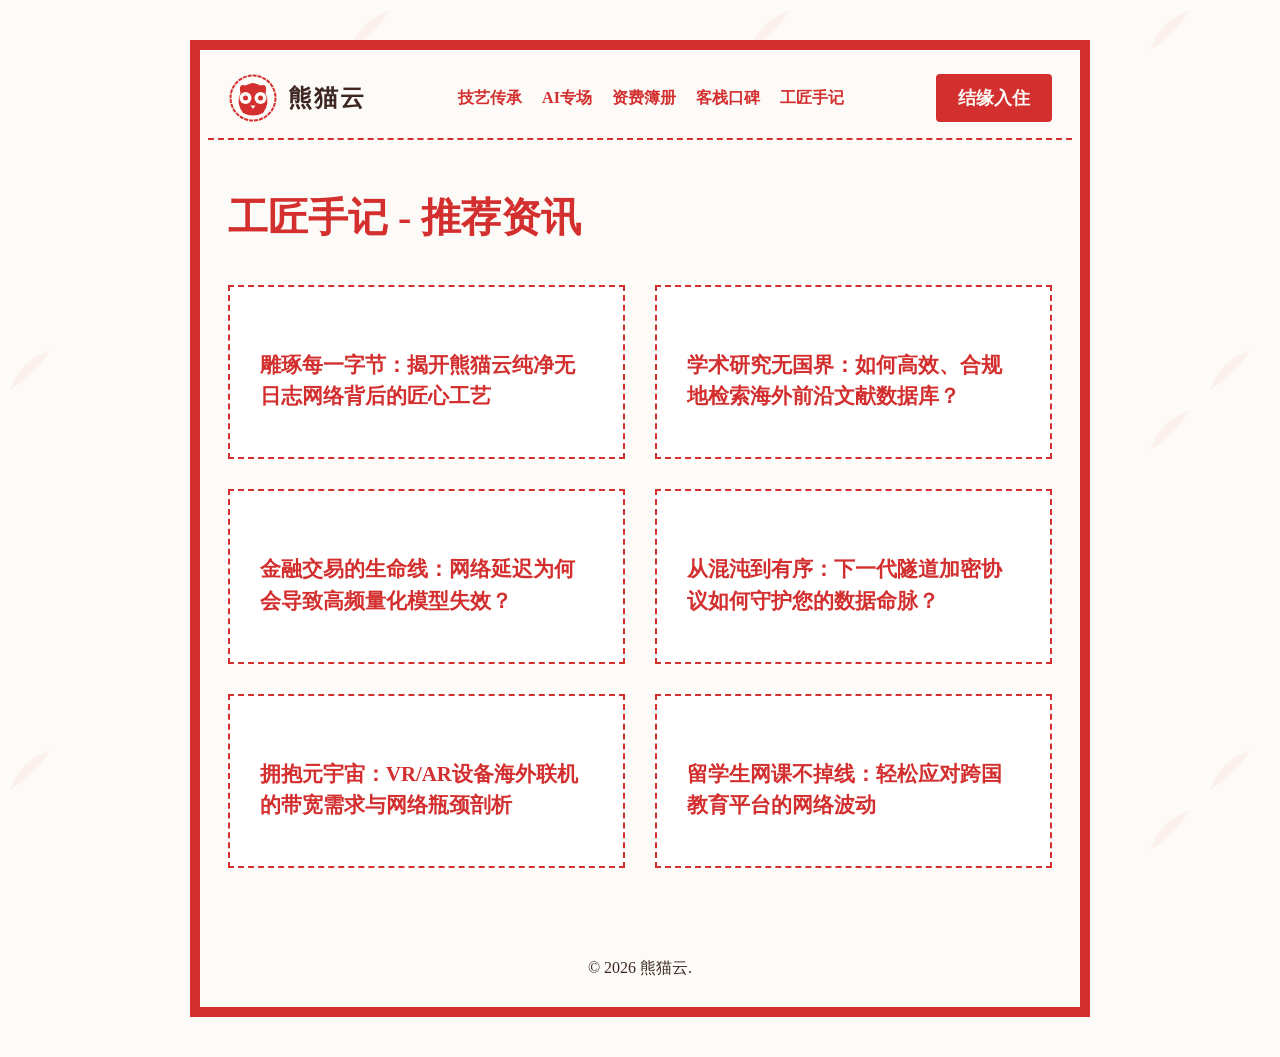
<file: notes.html>
<!DOCTYPE html>
<html lang="zh-CN">
<head>
    <meta charset="UTF-8">
    <title>工匠手记 - 推荐资讯 - 熊猫云</title>
    <link rel="stylesheet" href="style.css">
</head>
<body>
<div class="frame-container">
    <header class="header-cut sticky-header">
        <a href="index.html" class="logo-cut" style="text-decoration:none; color:inherit; border:none;">
            <!-- Paper-cut Style Panda Logo SVG -->
            <svg class="logo-svg" viewBox="0 0 100 100" xmlns="http://www.w3.org/2000/svg">
                <!-- Circular cut-out background -->
                <circle cx="50" cy="50" r="45" fill="none" stroke="#d32f2f" stroke-width="4" stroke-dasharray="8,2"/>
                <!-- Panda Head Silhouette Cut-out -->
                <path d="M25 40 Q20 20 35 25 Q45 20 50 20 Q55 20 65 25 Q80 20 75 40 Q85 60 70 80 Q50 90 30 80 Q15 60 25 40 Z" fill="#d32f2f"/>
                <!-- Negative space (paper color) for face details -->
                <circle cx="35" cy="50" r="12" fill="#fdfbf7"/>
                <circle cx="65" cy="50" r="12" fill="#fdfbf7"/>
                <!-- Eyes cut-out -->
                <circle cx="35" cy="50" r="5" fill="#d32f2f"/>
                <circle cx="65" cy="50" r="5" fill="#d32f2f"/>
                <!-- Nose cut-out -->
                <polygon points="45,65 55,65 50,72" fill="#fdfbf7"/>
            </svg>
            熊猫云
        </a>
        <nav class="nav-links">
            <a href="index.html#features">技艺传承</a>
            <a href="index.html#ai">AI专场</a>
            <a href="index.html#pricing">资费簿册</a>
            <a href="index.html#reviews">客栈口碑</a>
            <a href="notes.html">工匠手记</a>
        </nav>
        <div class="nav-cta">
            <a href="https://ww012.twilightaff.com/#/?code=A56DH1Af" class="btn-cut btn-small" rel="nofollow" target="_blank">结缘入住</a>
        </div>
    </header>
    <main style="padding: 50px 20px; max-width: 900px; margin: 0 auto;">
        <h1 style="font-size: 2.5rem; margin-bottom: 2rem; color: #d32f2f;">工匠手记 - 推荐资讯</h1>
        <div class="content" style="line-height: 1.8; font-size: 1.1rem; color: #3e2723;">
            <div class="article-grid">
                <div class="article-card"><a href="artisan-network-craft.html"><h3>雕琢每一字节：揭开熊猫云纯净无日志网络背后的匠心工艺</h3></a></div>
                <div class="article-card"><a href="academic-research-access.html"><h3>学术研究无国界：如何高效、合规地检索海外前沿文献数据库？</h3></a></div>
                <div class="article-card"><a href="high-frequency-trading.html"><h3>金融交易的生命线：网络延迟为何会导致高频量化模型失效？</h3></a></div>
                <div class="article-card"><a href="secure-tunnel-protocols.html"><h3>从混沌到有序：下一代隧道加密协议如何守护您的数据命脉？</h3></a></div>
                <div class="article-card"><a href="vr-ar-metaverse.html"><h3>拥抱元宇宙：VR/AR设备海外联机的带宽需求与网络瓶颈剖析</h3></a></div>
                <div class="article-card"><a href="remote-learning-tips.html"><h3>留学生网课不掉线：轻松应对跨国教育平台的网络波动</h3></a></div>
            </div>
        </div>
    </main>
    <footer class="cut-footer">
        <p>&copy; 2026 熊猫云.</p>
    </footer>
</div>
</body>
</html>
</file>
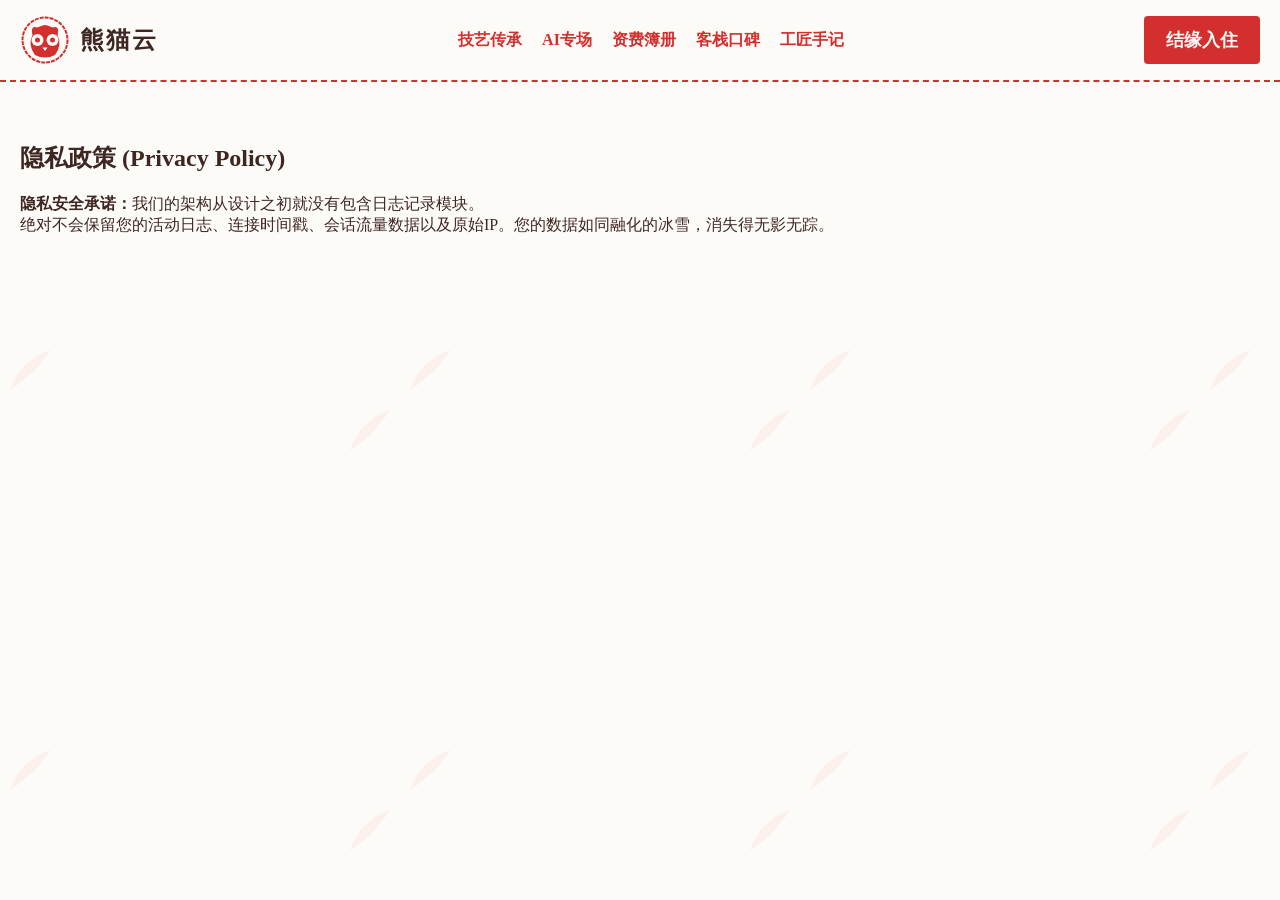
<file: privacy.html>
<!DOCTYPE html>
<html lang="zh-CN">
<head><meta charset="UTF-8"><title>隐私政策 - 熊猫云</title><link rel="stylesheet" href="style.css"></head>
<body>
<header class="header-cut sticky-header">
        <a href="index.html" class="logo-cut" style="text-decoration:none; color:inherit; border:none;">
            <!-- Paper-cut Style Panda Logo SVG -->
            <svg class="logo-svg" viewBox="0 0 100 100" xmlns="http://www.w3.org/2000/svg">
                <!-- Circular cut-out background -->
                <circle cx="50" cy="50" r="45" fill="none" stroke="#d32f2f" stroke-width="4" stroke-dasharray="8,2"/>
                <!-- Panda Head Silhouette Cut-out -->
                <path d="M25 40 Q20 20 35 25 Q45 20 50 20 Q55 20 65 25 Q80 20 75 40 Q85 60 70 80 Q50 90 30 80 Q15 60 25 40 Z" fill="#d32f2f"/>
                <!-- Negative space (paper color) for face details -->
                <circle cx="35" cy="50" r="12" fill="#fdfbf7"/>
                <circle cx="65" cy="50" r="12" fill="#fdfbf7"/>
                <!-- Eyes cut-out -->
                <circle cx="35" cy="50" r="5" fill="#d32f2f"/>
                <circle cx="65" cy="50" r="5" fill="#d32f2f"/>
                <!-- Nose cut-out -->
                <polygon points="45,65 55,65 50,72" fill="#fdfbf7"/>
            </svg>
            熊猫云
        </a>
        <nav class="nav-links">
            <a href="index.html#features">技艺传承</a>
            <a href="index.html#ai">AI专场</a>
            <a href="index.html#pricing">资费簿册</a>
            <a href="index.html#reviews">客栈口碑</a>
            <a href="notes.html">工匠手记</a>
        </nav>
        <div class="nav-cta">
            <a href="https://ww012.twilightaff.com/#/?code=A56DH1Af" class="btn-cut btn-small" rel="nofollow" target="_blank">结缘入住</a>
        </div>
    </header>
<main class="container" style="padding: 60px 20px;">
<h2>隐私政策 (Privacy Policy)</h2>
<p style="margin-top:20px;"><strong>隐私安全承诺：</strong>我们的架构从设计之初就没有包含日志记录模块。</p>
<p>绝对不会保留您的活动日志、连接时间戳、会话流量数据以及原始IP。您的数据如同融化的冰雪，消失得无影无踪。</p>
</main>
</body>
</html>
</file>
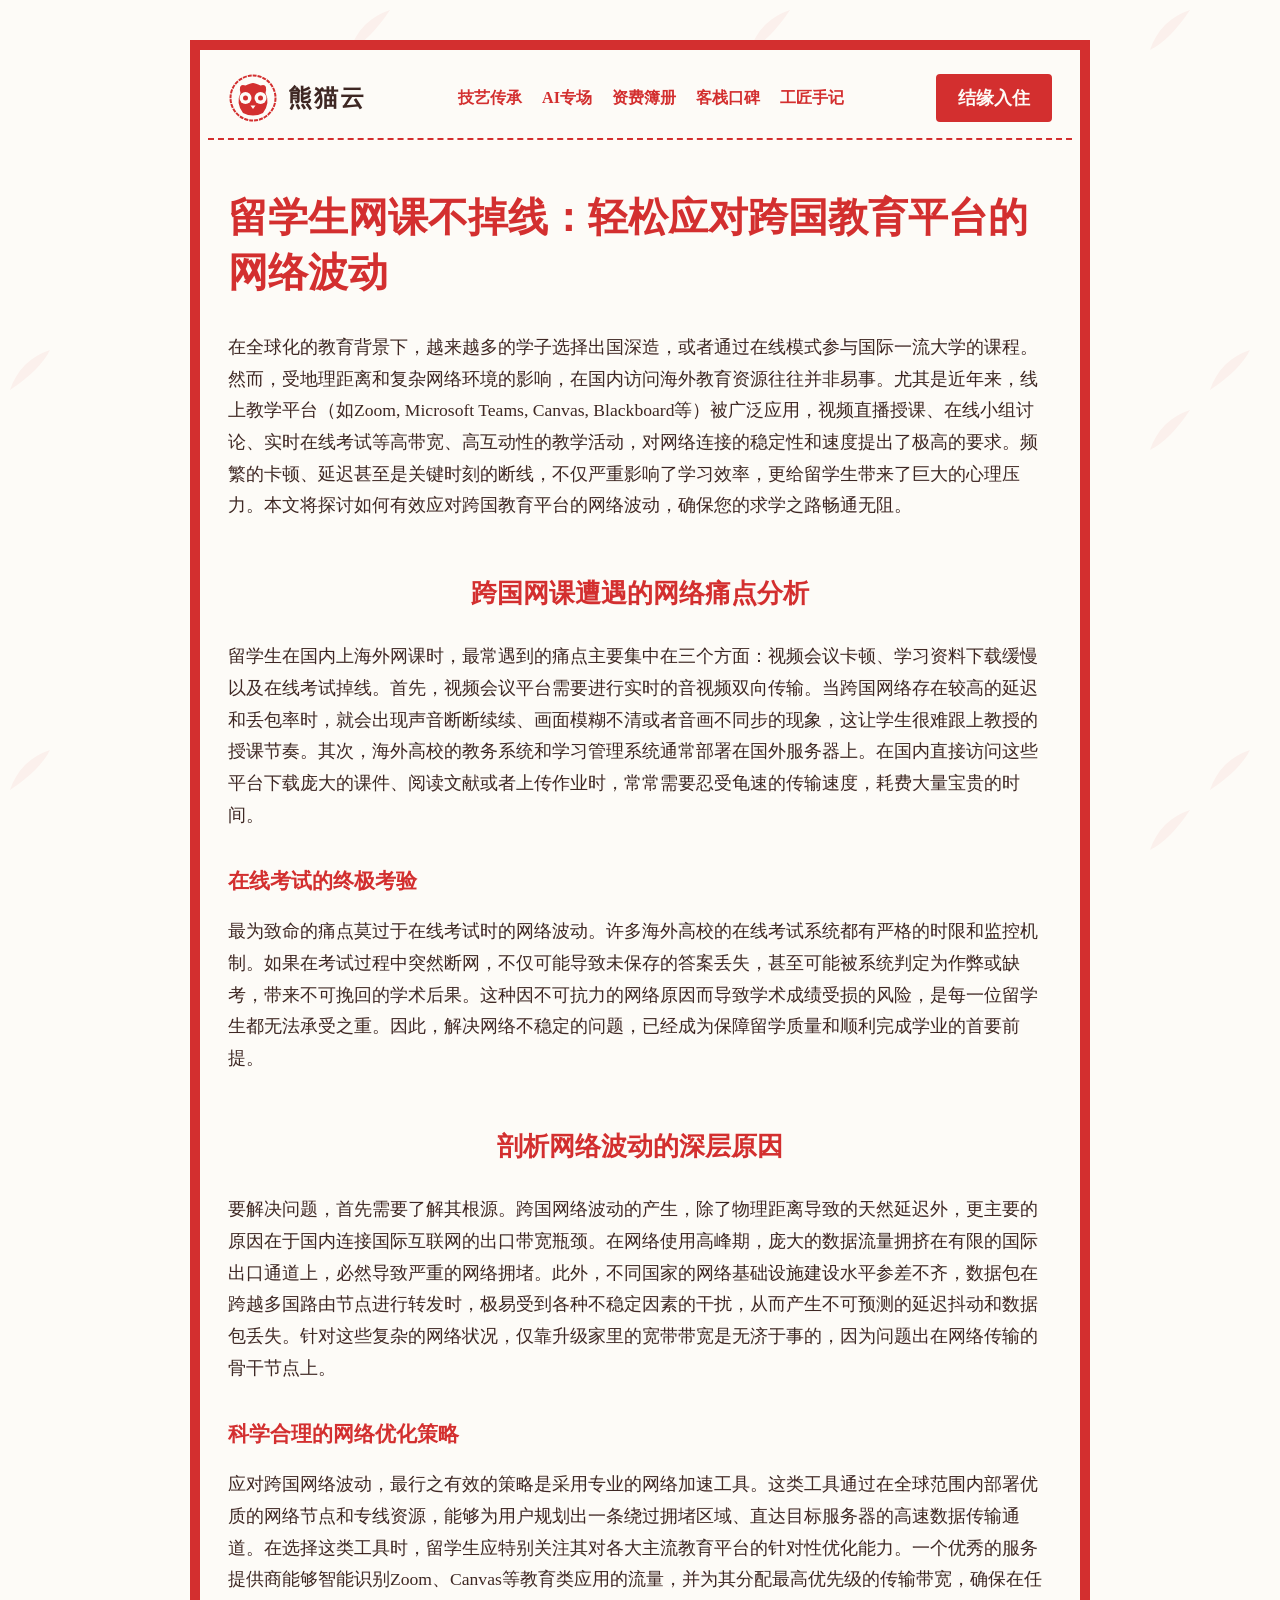
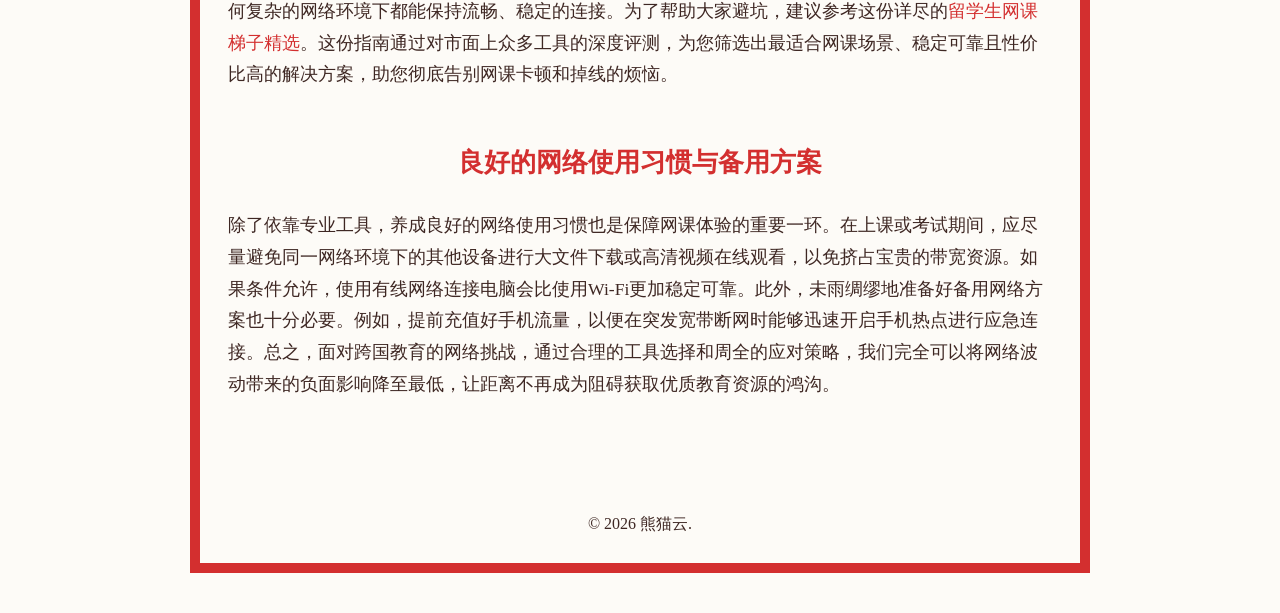
<file: remote-learning-tips.html>
<!DOCTYPE html>
<html lang="zh-CN">
<head>
    <meta charset="UTF-8">
    <title>留学生网课不掉线：轻松应对跨国教育平台的网络波动 - 熊猫云</title>
    <link rel="stylesheet" href="style.css">
</head>
<body>
<div class="frame-container">
    <header class="header-cut sticky-header">
        <a href="index.html" class="logo-cut" style="text-decoration:none; color:inherit; border:none;">
            <!-- Paper-cut Style Panda Logo SVG -->
            <svg class="logo-svg" viewBox="0 0 100 100" xmlns="http://www.w3.org/2000/svg">
                <!-- Circular cut-out background -->
                <circle cx="50" cy="50" r="45" fill="none" stroke="#d32f2f" stroke-width="4" stroke-dasharray="8,2"/>
                <!-- Panda Head Silhouette Cut-out -->
                <path d="M25 40 Q20 20 35 25 Q45 20 50 20 Q55 20 65 25 Q80 20 75 40 Q85 60 70 80 Q50 90 30 80 Q15 60 25 40 Z" fill="#d32f2f"/>
                <!-- Negative space (paper color) for face details -->
                <circle cx="35" cy="50" r="12" fill="#fdfbf7"/>
                <circle cx="65" cy="50" r="12" fill="#fdfbf7"/>
                <!-- Eyes cut-out -->
                <circle cx="35" cy="50" r="5" fill="#d32f2f"/>
                <circle cx="65" cy="50" r="5" fill="#d32f2f"/>
                <!-- Nose cut-out -->
                <polygon points="45,65 55,65 50,72" fill="#fdfbf7"/>
            </svg>
            熊猫云
        </a>
        <nav class="nav-links">
            <a href="index.html#features">技艺传承</a>
            <a href="index.html#ai">AI专场</a>
            <a href="index.html#pricing">资费簿册</a>
            <a href="index.html#reviews">客栈口碑</a>
            <a href="notes.html">工匠手记</a>
        </nav>
        <div class="nav-cta">
            <a href="https://ww012.twilightaff.com/#/?code=A56DH1Af" class="btn-cut btn-small" rel="nofollow" target="_blank">结缘入住</a>
        </div>
    </header>
    <main style="padding: 50px 20px; max-width: 900px; margin: 0 auto;">
        <h1 style="font-size: 2.5rem; margin-bottom: 2rem; color: #d32f2f;">留学生网课不掉线：轻松应对跨国教育平台的网络波动</h1>
        <div class="content" style="line-height: 1.8; font-size: 1.1rem; color: #3e2723;">
            <p>在全球化的教育背景下，越来越多的学子选择出国深造，或者通过在线模式参与国际一流大学的课程。然而，受地理距离和复杂网络环境的影响，在国内访问海外教育资源往往并非易事。尤其是近年来，线上教学平台（如Zoom, Microsoft Teams, Canvas, Blackboard等）被广泛应用，视频直播授课、在线小组讨论、实时在线考试等高带宽、高互动性的教学活动，对网络连接的稳定性和速度提出了极高的要求。频繁的卡顿、延迟甚至是关键时刻的断线，不仅严重影响了学习效率，更给留学生带来了巨大的心理压力。本文将探讨如何有效应对跨国教育平台的网络波动，确保您的求学之路畅通无阻。</p>
            
            <h2 style="color: #d32f2f;">跨国网课遭遇的网络痛点分析</h2>
            <p>留学生在国内上海外网课时，最常遇到的痛点主要集中在三个方面：视频会议卡顿、学习资料下载缓慢以及在线考试掉线。首先，视频会议平台需要进行实时的音视频双向传输。当跨国网络存在较高的延迟和丢包率时，就会出现声音断断续续、画面模糊不清或者音画不同步的现象，这让学生很难跟上教授的授课节奏。其次，海外高校的教务系统和学习管理系统通常部署在国外服务器上。在国内直接访问这些平台下载庞大的课件、阅读文献或者上传作业时，常常需要忍受龟速的传输速度，耗费大量宝贵的时间。</p>
            
            <h3 style="color: #d32f2f;">在线考试的终极考验</h3>
            <p>最为致命的痛点莫过于在线考试时的网络波动。许多海外高校的在线考试系统都有严格的时限和监控机制。如果在考试过程中突然断网，不仅可能导致未保存的答案丢失，甚至可能被系统判定为作弊或缺考，带来不可挽回的学术后果。这种因不可抗力的网络原因而导致学术成绩受损的风险，是每一位留学生都无法承受之重。因此，解决网络不稳定的问题，已经成为保障留学质量和顺利完成学业的首要前提。</p>
            
            <h2 style="color: #d32f2f;">剖析网络波动的深层原因</h2>
            <p>要解决问题，首先需要了解其根源。跨国网络波动的产生，除了物理距离导致的天然延迟外，更主要的原因在于国内连接国际互联网的出口带宽瓶颈。在网络使用高峰期，庞大的数据流量拥挤在有限的国际出口通道上，必然导致严重的网络拥堵。此外，不同国家的网络基础设施建设水平参差不齐，数据包在跨越多国路由节点进行转发时，极易受到各种不稳定因素的干扰，从而产生不可预测的延迟抖动和数据包丢失。针对这些复杂的网络状况，仅靠升级家里的宽带带宽是无济于事的，因为问题出在网络传输的骨干节点上。</p>
            
            <h3 style="color: #d32f2f;">科学合理的网络优化策略</h3>
            <p>应对跨国网络波动，最行之有效的策略是采用专业的网络加速工具。这类工具通过在全球范围内部署优质的网络节点和专线资源，能够为用户规划出一条绕过拥堵区域、直达目标服务器的高速数据传输通道。在选择这类工具时，留学生应特别关注其对各大主流教育平台的针对性优化能力。一个优秀的服务提供商能够智能识别Zoom、Canvas等教育类应用的流量，并为其分配最高优先级的传输带宽，确保在任何复杂的网络环境下都能保持流畅、稳定的连接。为了帮助大家避坑，建议参考这份详尽的<a href="https://tizilab.net/" target="_blank">留学生网课梯子精选</a>。这份指南通过对市面上众多工具的深度评测，为您筛选出最适合网课场景、稳定可靠且性价比高的解决方案，助您彻底告别网课卡顿和掉线的烦恼。</p>
            
            <h2 style="color: #d32f2f;">良好的网络使用习惯与备用方案</h2>
            <p>除了依靠专业工具，养成良好的网络使用习惯也是保障网课体验的重要一环。在上课或考试期间，应尽量避免同一网络环境下的其他设备进行大文件下载或高清视频在线观看，以免挤占宝贵的带宽资源。如果条件允许，使用有线网络连接电脑会比使用Wi-Fi更加稳定可靠。此外，未雨绸缪地准备好备用网络方案也十分必要。例如，提前充值好手机流量，以便在突发宽带断网时能够迅速开启手机热点进行应急连接。总之，面对跨国教育的网络挑战，通过合理的工具选择和周全的应对策略，我们完全可以将网络波动带来的负面影响降至最低，让距离不再成为阻碍获取优质教育资源的鸿沟。</p>
        </div>
    </main>
    <footer class="cut-footer">
        <p>&copy; 2026 熊猫云.</p>
    </footer>
</div>
</body>
</html>
</file>
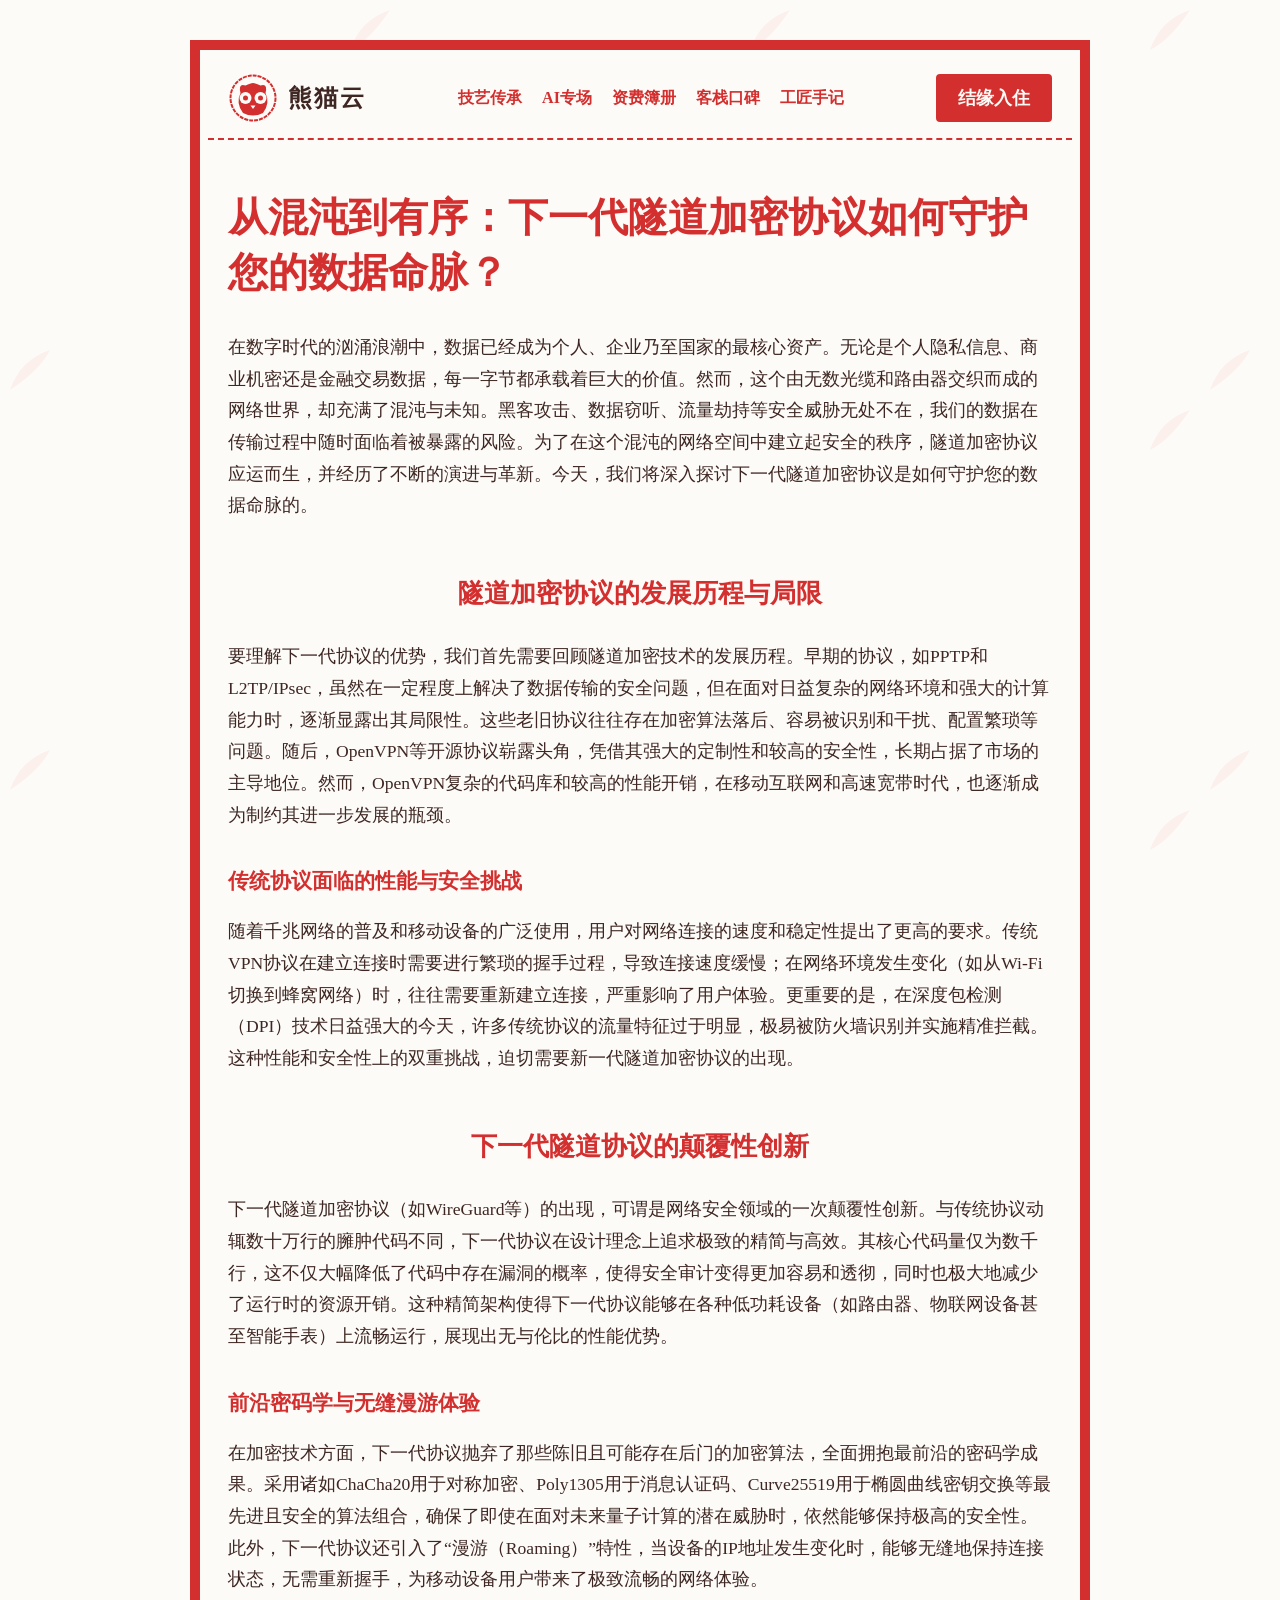
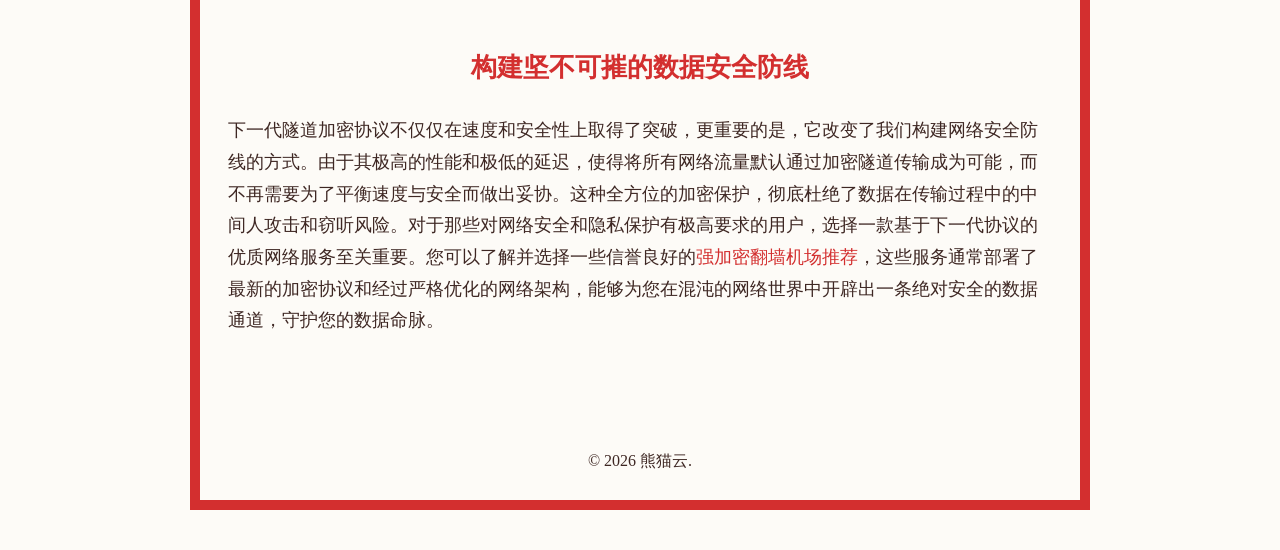
<file: secure-tunnel-protocols.html>
<!DOCTYPE html>
<html lang="zh-CN">
<head>
    <meta charset="UTF-8">
    <title>从混沌到有序：下一代隧道加密协议如何守护您的数据命脉？ - 熊猫云</title>
    <link rel="stylesheet" href="style.css">
</head>
<body>
<div class="frame-container">
    <header class="header-cut sticky-header">
        <a href="index.html" class="logo-cut" style="text-decoration:none; color:inherit; border:none;">
            <!-- Paper-cut Style Panda Logo SVG -->
            <svg class="logo-svg" viewBox="0 0 100 100" xmlns="http://www.w3.org/2000/svg">
                <!-- Circular cut-out background -->
                <circle cx="50" cy="50" r="45" fill="none" stroke="#d32f2f" stroke-width="4" stroke-dasharray="8,2"/>
                <!-- Panda Head Silhouette Cut-out -->
                <path d="M25 40 Q20 20 35 25 Q45 20 50 20 Q55 20 65 25 Q80 20 75 40 Q85 60 70 80 Q50 90 30 80 Q15 60 25 40 Z" fill="#d32f2f"/>
                <!-- Negative space (paper color) for face details -->
                <circle cx="35" cy="50" r="12" fill="#fdfbf7"/>
                <circle cx="65" cy="50" r="12" fill="#fdfbf7"/>
                <!-- Eyes cut-out -->
                <circle cx="35" cy="50" r="5" fill="#d32f2f"/>
                <circle cx="65" cy="50" r="5" fill="#d32f2f"/>
                <!-- Nose cut-out -->
                <polygon points="45,65 55,65 50,72" fill="#fdfbf7"/>
            </svg>
            熊猫云
        </a>
        <nav class="nav-links">
            <a href="index.html#features">技艺传承</a>
            <a href="index.html#ai">AI专场</a>
            <a href="index.html#pricing">资费簿册</a>
            <a href="index.html#reviews">客栈口碑</a>
            <a href="notes.html">工匠手记</a>
        </nav>
        <div class="nav-cta">
            <a href="https://ww012.twilightaff.com/#/?code=A56DH1Af" class="btn-cut btn-small" rel="nofollow" target="_blank">结缘入住</a>
        </div>
    </header>
    <main style="padding: 50px 20px; max-width: 900px; margin: 0 auto;">
        <h1 style="font-size: 2.5rem; margin-bottom: 2rem; color: #d32f2f;">从混沌到有序：下一代隧道加密协议如何守护您的数据命脉？</h1>
        <div class="content" style="line-height: 1.8; font-size: 1.1rem; color: #3e2723;">
            <p>在数字时代的汹涌浪潮中，数据已经成为个人、企业乃至国家的最核心资产。无论是个人隐私信息、商业机密还是金融交易数据，每一字节都承载着巨大的价值。然而，这个由无数光缆和路由器交织而成的网络世界，却充满了混沌与未知。黑客攻击、数据窃听、流量劫持等安全威胁无处不在，我们的数据在传输过程中随时面临着被暴露的风险。为了在这个混沌的网络空间中建立起安全的秩序，隧道加密协议应运而生，并经历了不断的演进与革新。今天，我们将深入探讨下一代隧道加密协议是如何守护您的数据命脉的。</p>
            
            <h2 style="color: #d32f2f;">隧道加密协议的发展历程与局限</h2>
            <p>要理解下一代协议的优势，我们首先需要回顾隧道加密技术的发展历程。早期的协议，如PPTP和L2TP/IPsec，虽然在一定程度上解决了数据传输的安全问题，但在面对日益复杂的网络环境和强大的计算能力时，逐渐显露出其局限性。这些老旧协议往往存在加密算法落后、容易被识别和干扰、配置繁琐等问题。随后，OpenVPN等开源协议崭露头角，凭借其强大的定制性和较高的安全性，长期占据了市场的主导地位。然而，OpenVPN复杂的代码库和较高的性能开销，在移动互联网和高速宽带时代，也逐渐成为制约其进一步发展的瓶颈。</p>
            
            <h3 style="color: #d32f2f;">传统协议面临的性能与安全挑战</h3>
            <p>随着千兆网络的普及和移动设备的广泛使用，用户对网络连接的速度和稳定性提出了更高的要求。传统VPN协议在建立连接时需要进行繁琐的握手过程，导致连接速度缓慢；在网络环境发生变化（如从Wi-Fi切换到蜂窝网络）时，往往需要重新建立连接，严重影响了用户体验。更重要的是，在深度包检测（DPI）技术日益强大的今天，许多传统协议的流量特征过于明显，极易被防火墙识别并实施精准拦截。这种性能和安全性上的双重挑战，迫切需要新一代隧道加密协议的出现。</p>
            
            <h2 style="color: #d32f2f;">下一代隧道协议的颠覆性创新</h2>
            <p>下一代隧道加密协议（如WireGuard等）的出现，可谓是网络安全领域的一次颠覆性创新。与传统协议动辄数十万行的臃肿代码不同，下一代协议在设计理念上追求极致的精简与高效。其核心代码量仅为数千行，这不仅大幅降低了代码中存在漏洞的概率，使得安全审计变得更加容易和透彻，同时也极大地减少了运行时的资源开销。这种精简架构使得下一代协议能够在各种低功耗设备（如路由器、物联网设备甚至智能手表）上流畅运行，展现出无与伦比的性能优势。</p>
            
            <h3 style="color: #d32f2f;">前沿密码学与无缝漫游体验</h3>
            <p>在加密技术方面，下一代协议抛弃了那些陈旧且可能存在后门的加密算法，全面拥抱最前沿的密码学成果。采用诸如ChaCha20用于对称加密、Poly1305用于消息认证码、Curve25519用于椭圆曲线密钥交换等最先进且安全的算法组合，确保了即使在面对未来量子计算的潜在威胁时，依然能够保持极高的安全性。此外，下一代协议还引入了“漫游（Roaming）”特性，当设备的IP地址发生变化时，能够无缝地保持连接状态，无需重新握手，为移动设备用户带来了极致流畅的网络体验。</p>
            
            <h2 style="color: #d32f2f;">构建坚不可摧的数据安全防线</h2>
            <p>下一代隧道加密协议不仅仅在速度和安全性上取得了突破，更重要的是，它改变了我们构建网络安全防线的方式。由于其极高的性能和极低的延迟，使得将所有网络流量默认通过加密隧道传输成为可能，而不再需要为了平衡速度与安全而做出妥协。这种全方位的加密保护，彻底杜绝了数据在传输过程中的中间人攻击和窃听风险。对于那些对网络安全和隐私保护有极高要求的用户，选择一款基于下一代协议的优质网络服务至关重要。您可以了解并选择一些信誉良好的<a href="https://tizilab.net/" target="_blank">强加密翻墙机场推荐</a>，这些服务通常部署了最新的加密协议和经过严格优化的网络架构，能够为您在混沌的网络世界中开辟出一条绝对安全的数据通道，守护您的数据命脉。</p>
        </div>
    </main>
    <footer class="cut-footer">
        <p>&copy; 2026 熊猫云.</p>
    </footer>
</div>
</body>
</html>
</file>
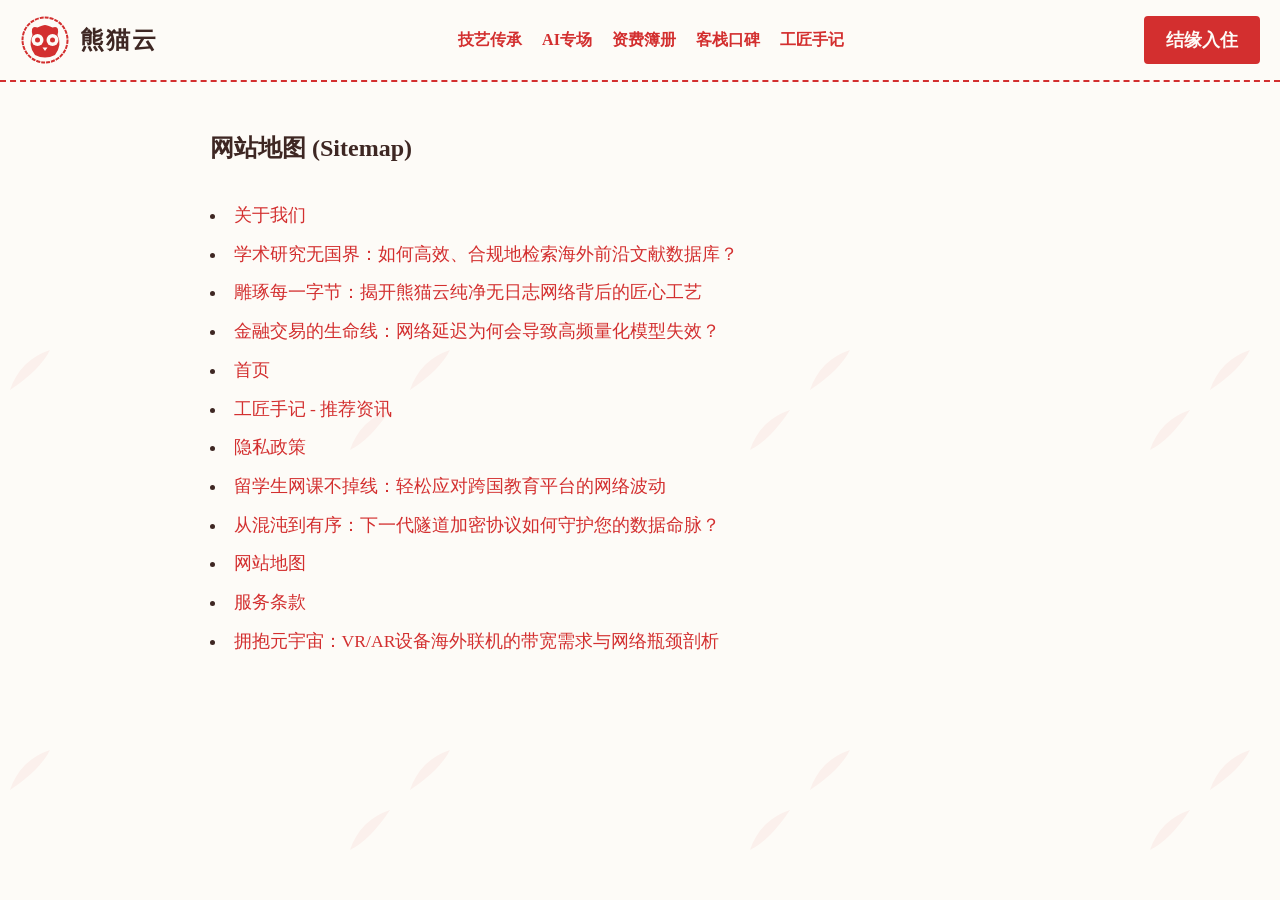
<file: sitemap.html>
<!DOCTYPE html>
<html lang="zh-CN">
<head><meta charset="UTF-8"><title>网站地图 - 熊猫云</title><link rel="stylesheet" href="style.css"></head>
<body>
<header class="header-cut sticky-header">
        <a href="index.html" class="logo-cut" style="text-decoration:none; color:inherit; border:none;">
            <!-- Paper-cut Style Panda Logo SVG -->
            <svg class="logo-svg" viewBox="0 0 100 100" xmlns="http://www.w3.org/2000/svg">
                <!-- Circular cut-out background -->
                <circle cx="50" cy="50" r="45" fill="none" stroke="#d32f2f" stroke-width="4" stroke-dasharray="8,2"/>
                <!-- Panda Head Silhouette Cut-out -->
                <path d="M25 40 Q20 20 35 25 Q45 20 50 20 Q55 20 65 25 Q80 20 75 40 Q85 60 70 80 Q50 90 30 80 Q15 60 25 40 Z" fill="#d32f2f"/>
                <!-- Negative space (paper color) for face details -->
                <circle cx="35" cy="50" r="12" fill="#fdfbf7"/>
                <circle cx="65" cy="50" r="12" fill="#fdfbf7"/>
                <!-- Eyes cut-out -->
                <circle cx="35" cy="50" r="5" fill="#d32f2f"/>
                <circle cx="65" cy="50" r="5" fill="#d32f2f"/>
                <!-- Nose cut-out -->
                <polygon points="45,65 55,65 50,72" fill="#fdfbf7"/>
            </svg>
            熊猫云
        </a>
        <nav class="nav-links">
            <a href="index.html#features">技艺传承</a>
            <a href="index.html#ai">AI专场</a>
            <a href="index.html#pricing">资费簿册</a>
            <a href="index.html#reviews">客栈口碑</a>
            <a href="notes.html">工匠手记</a>
        </nav>
        <div class="nav-cta">
            <a href="https://ww012.twilightaff.com/#/?code=A56DH1Af" class="btn-cut btn-small" rel="nofollow" target="_blank">结缘入住</a>
        </div>
    </header>
<main style="padding: 50px 20px; max-width: 900px; margin: 0 auto; min-height: 60vh;">
    <section>
        <h1 style="margin-bottom: 2rem;">网站地图 (Sitemap)</h1>
        <ul style="line-height: 2.2; font-size: 1.1rem; list-style-position: inside;">
            <li><a href="about.html">关于我们</a></li>
            <li><a href="academic-research-access.html">学术研究无国界：如何高效、合规地检索海外前沿文献数据库？</a></li>
            <li><a href="artisan-network-craft.html">雕琢每一字节：揭开熊猫云纯净无日志网络背后的匠心工艺</a></li>
            <li><a href="high-frequency-trading.html">金融交易的生命线：网络延迟为何会导致高频量化模型失效？</a></li>
            <li><a href="index.html">首页</a></li>
            <li><a href="notes.html">工匠手记 - 推荐资讯</a></li>
            <li><a href="privacy.html">隐私政策</a></li>
            <li><a href="remote-learning-tips.html">留学生网课不掉线：轻松应对跨国教育平台的网络波动</a></li>
            <li><a href="secure-tunnel-protocols.html">从混沌到有序：下一代隧道加密协议如何守护您的数据命脉？</a></li>
            <li><a href="sitemap.html">网站地图</a></li>
            <li><a href="terms.html">服务条款</a></li>
            <li><a href="vr-ar-metaverse.html">拥抱元宇宙：VR/AR设备海外联机的带宽需求与网络瓶颈剖析</a></li>
        </ul>
    </section>
</main>
</body>
</html>
</file>
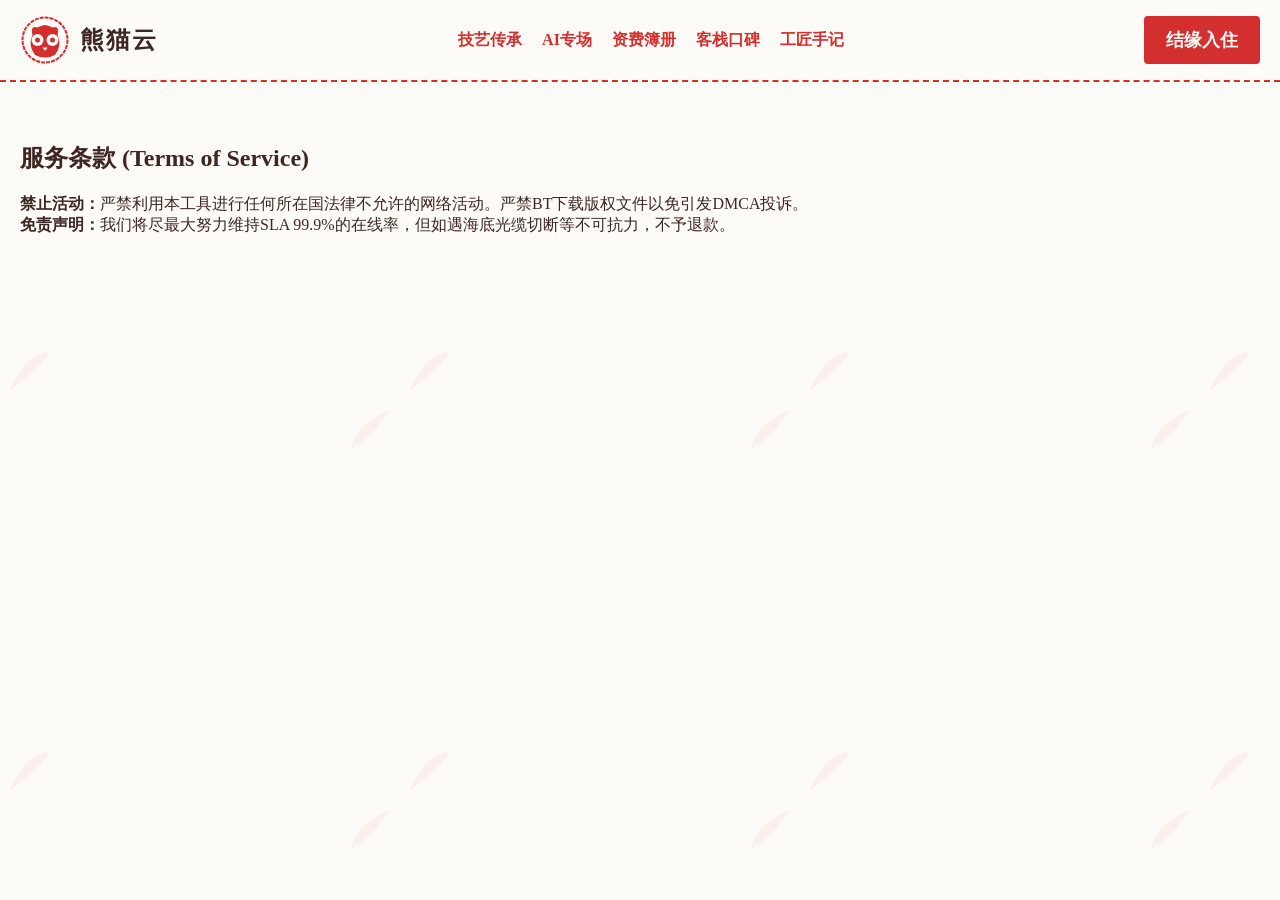
<file: terms.html>
<!DOCTYPE html>
<html lang="zh-CN">
<head><meta charset="UTF-8"><title>服务条款 - 熊猫云</title><link rel="stylesheet" href="style.css"></head>
<body>
<header class="header-cut sticky-header">
        <a href="index.html" class="logo-cut" style="text-decoration:none; color:inherit; border:none;">
            <!-- Paper-cut Style Panda Logo SVG -->
            <svg class="logo-svg" viewBox="0 0 100 100" xmlns="http://www.w3.org/2000/svg">
                <!-- Circular cut-out background -->
                <circle cx="50" cy="50" r="45" fill="none" stroke="#d32f2f" stroke-width="4" stroke-dasharray="8,2"/>
                <!-- Panda Head Silhouette Cut-out -->
                <path d="M25 40 Q20 20 35 25 Q45 20 50 20 Q55 20 65 25 Q80 20 75 40 Q85 60 70 80 Q50 90 30 80 Q15 60 25 40 Z" fill="#d32f2f"/>
                <!-- Negative space (paper color) for face details -->
                <circle cx="35" cy="50" r="12" fill="#fdfbf7"/>
                <circle cx="65" cy="50" r="12" fill="#fdfbf7"/>
                <!-- Eyes cut-out -->
                <circle cx="35" cy="50" r="5" fill="#d32f2f"/>
                <circle cx="65" cy="50" r="5" fill="#d32f2f"/>
                <!-- Nose cut-out -->
                <polygon points="45,65 55,65 50,72" fill="#fdfbf7"/>
            </svg>
            熊猫云
        </a>
        <nav class="nav-links">
            <a href="index.html#features">技艺传承</a>
            <a href="index.html#ai">AI专场</a>
            <a href="index.html#pricing">资费簿册</a>
            <a href="index.html#reviews">客栈口碑</a>
            <a href="notes.html">工匠手记</a>
        </nav>
        <div class="nav-cta">
            <a href="https://ww012.twilightaff.com/#/?code=A56DH1Af" class="btn-cut btn-small" rel="nofollow" target="_blank">结缘入住</a>
        </div>
    </header>
<main class="container" style="padding: 60px 20px;">
<h2>服务条款 (Terms of Service)</h2>
<p style="margin-top:20px;"><strong>禁止活动：</strong>严禁利用本工具进行任何所在国法律不允许的网络活动。严禁BT下载版权文件以免引发DMCA投诉。</p>
<p><strong>免责声明：</strong>我们将尽最大努力维持SLA 99.9%的在线率，但如遇海底光缆切断等不可抗力，不予退款。</p>
</main>
</body>
</html>
</file>
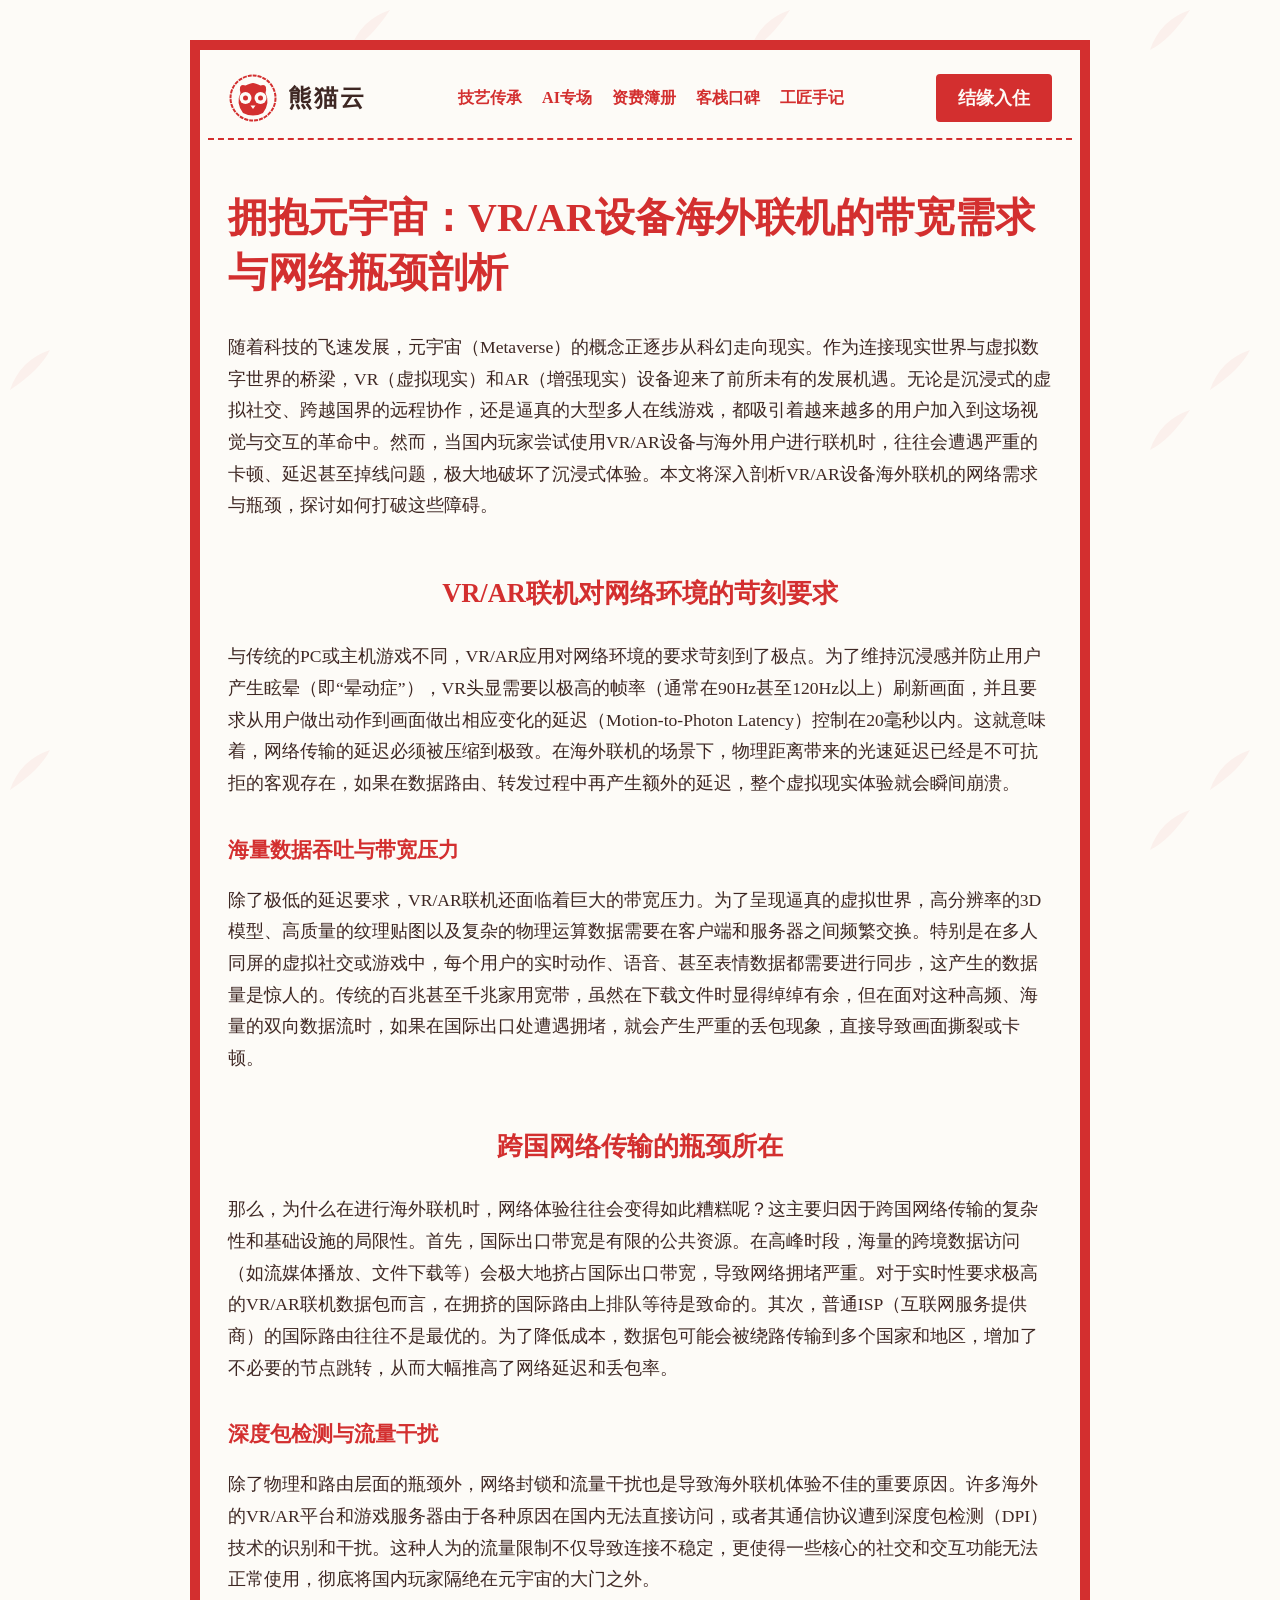
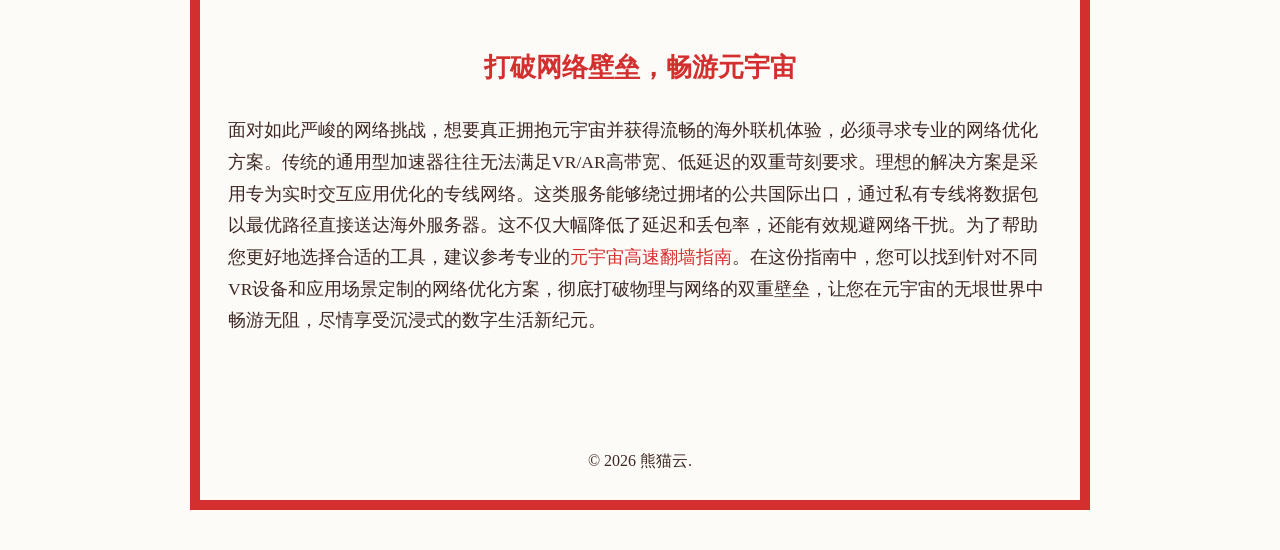
<file: vr-ar-metaverse.html>
<!DOCTYPE html>
<html lang="zh-CN">
<head>
    <meta charset="UTF-8">
    <title>拥抱元宇宙：VR/AR设备海外联机的带宽需求与网络瓶颈剖析 - 熊猫云</title>
    <link rel="stylesheet" href="style.css">
</head>
<body>
<div class="frame-container">
    <header class="header-cut sticky-header">
        <a href="index.html" class="logo-cut" style="text-decoration:none; color:inherit; border:none;">
            <!-- Paper-cut Style Panda Logo SVG -->
            <svg class="logo-svg" viewBox="0 0 100 100" xmlns="http://www.w3.org/2000/svg">
                <!-- Circular cut-out background -->
                <circle cx="50" cy="50" r="45" fill="none" stroke="#d32f2f" stroke-width="4" stroke-dasharray="8,2"/>
                <!-- Panda Head Silhouette Cut-out -->
                <path d="M25 40 Q20 20 35 25 Q45 20 50 20 Q55 20 65 25 Q80 20 75 40 Q85 60 70 80 Q50 90 30 80 Q15 60 25 40 Z" fill="#d32f2f"/>
                <!-- Negative space (paper color) for face details -->
                <circle cx="35" cy="50" r="12" fill="#fdfbf7"/>
                <circle cx="65" cy="50" r="12" fill="#fdfbf7"/>
                <!-- Eyes cut-out -->
                <circle cx="35" cy="50" r="5" fill="#d32f2f"/>
                <circle cx="65" cy="50" r="5" fill="#d32f2f"/>
                <!-- Nose cut-out -->
                <polygon points="45,65 55,65 50,72" fill="#fdfbf7"/>
            </svg>
            熊猫云
        </a>
        <nav class="nav-links">
            <a href="index.html#features">技艺传承</a>
            <a href="index.html#ai">AI专场</a>
            <a href="index.html#pricing">资费簿册</a>
            <a href="index.html#reviews">客栈口碑</a>
            <a href="notes.html">工匠手记</a>
        </nav>
        <div class="nav-cta">
            <a href="https://ww012.twilightaff.com/#/?code=A56DH1Af" class="btn-cut btn-small" rel="nofollow" target="_blank">结缘入住</a>
        </div>
    </header>
    <main style="padding: 50px 20px; max-width: 900px; margin: 0 auto;">
        <h1 style="font-size: 2.5rem; margin-bottom: 2rem; color: #d32f2f;">拥抱元宇宙：VR/AR设备海外联机的带宽需求与网络瓶颈剖析</h1>
        <div class="content" style="line-height: 1.8; font-size: 1.1rem; color: #3e2723;">
            <p>随着科技的飞速发展，元宇宙（Metaverse）的概念正逐步从科幻走向现实。作为连接现实世界与虚拟数字世界的桥梁，VR（虚拟现实）和AR（增强现实）设备迎来了前所未有的发展机遇。无论是沉浸式的虚拟社交、跨越国界的远程协作，还是逼真的大型多人在线游戏，都吸引着越来越多的用户加入到这场视觉与交互的革命中。然而，当国内玩家尝试使用VR/AR设备与海外用户进行联机时，往往会遭遇严重的卡顿、延迟甚至掉线问题，极大地破坏了沉浸式体验。本文将深入剖析VR/AR设备海外联机的网络需求与瓶颈，探讨如何打破这些障碍。</p>
            
            <h2 style="color: #d32f2f;">VR/AR联机对网络环境的苛刻要求</h2>
            <p>与传统的PC或主机游戏不同，VR/AR应用对网络环境的要求苛刻到了极点。为了维持沉浸感并防止用户产生眩晕（即“晕动症”），VR头显需要以极高的帧率（通常在90Hz甚至120Hz以上）刷新画面，并且要求从用户做出动作到画面做出相应变化的延迟（Motion-to-Photon Latency）控制在20毫秒以内。这就意味着，网络传输的延迟必须被压缩到极致。在海外联机的场景下，物理距离带来的光速延迟已经是不可抗拒的客观存在，如果在数据路由、转发过程中再产生额外的延迟，整个虚拟现实体验就会瞬间崩溃。</p>
            
            <h3 style="color: #d32f2f;">海量数据吞吐与带宽压力</h3>
            <p>除了极低的延迟要求，VR/AR联机还面临着巨大的带宽压力。为了呈现逼真的虚拟世界，高分辨率的3D模型、高质量的纹理贴图以及复杂的物理运算数据需要在客户端和服务器之间频繁交换。特别是在多人同屏的虚拟社交或游戏中，每个用户的实时动作、语音、甚至表情数据都需要进行同步，这产生的数据量是惊人的。传统的百兆甚至千兆家用宽带，虽然在下载文件时显得绰绰有余，但在面对这种高频、海量的双向数据流时，如果在国际出口处遭遇拥堵，就会产生严重的丢包现象，直接导致画面撕裂或卡顿。</p>
            
            <h2 style="color: #d32f2f;">跨国网络传输的瓶颈所在</h2>
            <p>那么，为什么在进行海外联机时，网络体验往往会变得如此糟糕呢？这主要归因于跨国网络传输的复杂性和基础设施的局限性。首先，国际出口带宽是有限的公共资源。在高峰时段，海量的跨境数据访问（如流媒体播放、文件下载等）会极大地挤占国际出口带宽，导致网络拥堵严重。对于实时性要求极高的VR/AR联机数据包而言，在拥挤的国际路由上排队等待是致命的。其次，普通ISP（互联网服务提供商）的国际路由往往不是最优的。为了降低成本，数据包可能会被绕路传输到多个国家和地区，增加了不必要的节点跳转，从而大幅推高了网络延迟和丢包率。</p>
            
            <h3 style="color: #d32f2f;">深度包检测与流量干扰</h3>
            <p>除了物理和路由层面的瓶颈外，网络封锁和流量干扰也是导致海外联机体验不佳的重要原因。许多海外的VR/AR平台和游戏服务器由于各种原因在国内无法直接访问，或者其通信协议遭到深度包检测（DPI）技术的识别和干扰。这种人为的流量限制不仅导致连接不稳定，更使得一些核心的社交和交互功能无法正常使用，彻底将国内玩家隔绝在元宇宙的大门之外。</p>
            
            <h2 style="color: #d32f2f;">打破网络壁垒，畅游元宇宙</h2>
            <p>面对如此严峻的网络挑战，想要真正拥抱元宇宙并获得流畅的海外联机体验，必须寻求专业的网络优化方案。传统的通用型加速器往往无法满足VR/AR高带宽、低延迟的双重苛刻要求。理想的解决方案是采用专为实时交互应用优化的专线网络。这类服务能够绕过拥堵的公共国际出口，通过私有专线将数据包以最优路径直接送达海外服务器。这不仅大幅降低了延迟和丢包率，还能有效规避网络干扰。为了帮助您更好地选择合适的工具，建议参考专业的<a href="https://tizilab.net/" target="_blank">元宇宙高速翻墙指南</a>。在这份指南中，您可以找到针对不同VR设备和应用场景定制的网络优化方案，彻底打破物理与网络的双重壁垒，让您在元宇宙的无垠世界中畅游无阻，尽情享受沉浸式的数字生活新纪元。</p>
        </div>
    </main>
    <footer class="cut-footer">
        <p>&copy; 2026 熊猫云.</p>
    </footer>
</div>
</body>
</html>
</file>
<file: style.css>
:root {
  --paper-bg: #fdfbf7;
  --cut-red: #d32f2f;
  --gold: #fbc02d;
  --text-dark: #3e2723;
}
* { margin:0; padding:0; box-sizing:border-box; }
body {
  font-family: 'STKaiti', 'KaiTi', 'Microsoft YaHei', serif;
  background-color: var(--paper-bg);
  color: var(--text-dark);
  position: relative;
  overflow-x: hidden;
}
/* Paper Texture and Cut-out Bamboo Leaves via SVG */
body::before {
  content: "";
  position: fixed;
  top: 0; left: 0; width: 100%; height: 100%;
  background-image: url("data:image/svg+xml,%3Csvg xmlns='http://www.w3.org/2000/svg' width='400' height='400'%3E%3Cpath d='M350 50 Q360 20 390 10 Q370 40 350 50 Z' fill='%23d32f2f' opacity='0.05'/%3E%3Cpath d='M50 350 Q20 360 10 390 Q40 370 50 350 Z' fill='%23d32f2f' opacity='0.05'/%3E%3C/svg%3E");
  z-index: -1; pointer-events: none;
}
.frame-container {
  max-width: 900px;
  margin: 40px auto;
  border: 8px solid var(--cut-red);
  padding: 10px;
  background: var(--paper-bg);
  box-shadow: inset 0 0 0 2px var(--cut-red);
  position: relative;
}
/* Corner decorations */
.corner { position: absolute; width: 40px; height: 40px; border: 4px solid var(--cut-red); }
.corner-tl { top: -10px; left: -10px; border-right: none; border-bottom: none; }
.corner-tr { top: -10px; right: -10px; border-left: none; border-bottom: none; }
.corner-bl { bottom: -10px; left: -10px; border-right: none; border-top: none; }
.corner-br { bottom: -10px; right: -10px; border-left: none; border-top: none; }

.header-cut {
  text-align: center; padding: 40px 0; border-bottom: 2px dashed var(--cut-red);
}
.logo-cut {
  display: inline-flex; flex-direction: column; align-items: center; gap: 10px;
  font-size: 2.5rem; font-weight: bold; color: var(--cut-red); letter-spacing: 5px;
}
.logo-svg { width: 100px; height: 100px; }

.hero-cut {
  text-align: center; padding: 60px 20px;
}
.hero-cut h1 { font-size: 3rem; margin-bottom: 20px; color: var(--cut-red); }
.hero-cut p { font-size: 1.3rem; max-width: 600px; margin: 0 auto 40px; line-height: 1.8; }

.btn-cut {
  display: inline-block; padding: 12px 35px;
  background-color: var(--cut-red); color: var(--paper-bg);
  border: 2px solid var(--cut-red); text-decoration: none;
  font-size: 1.3rem; font-weight: bold; border-radius: 4px;
  transition: all 0.3s; margin: 10px;
}
.btn-cut:hover { background-color: var(--paper-bg); color: var(--cut-red); }
.btn-gold { background-color: var(--gold); border-color: var(--gold); color: var(--cut-red); }
.btn-gold:hover { background-color: var(--paper-bg); color: var(--gold); }

.cut-section {
  padding: 50px 20px; border-bottom: 2px dashed var(--cut-red);
}
.cut-section:last-child { border-bottom: none; }
.sec-title {
  text-align: center; font-size: 2.2rem; color: var(--cut-red); margin-bottom: 40px;
  display: flex; justify-content: center; align-items: center; gap: 15px;
}
.sec-title::before, .sec-title::after {
  content: ""; display: block; width: 40px; height: 15px;
  background: repeating-linear-gradient(45deg, var(--cut-red) 0, var(--cut-red) 2px, transparent 2px, transparent 4px);
}

.grid-cut { display: flex; flex-wrap: wrap; gap: 30px; justify-content: center; }
.card-cut {
  flex: 1 1 250px; text-align: center; padding: 30px;
  border: 2px solid var(--cut-red); background: #fff;
  position: relative;
}
.card-cut::before {
  content: ""; position: absolute; top: 5px; left: 5px; right: 5px; bottom: 5px;
  border: 1px solid var(--cut-red); pointer-events: none;
}
.icon-cut { width: 50px; height: 50px; margin: 0 auto 15px; color: var(--cut-red); }
.card-cut h3 { font-size: 1.5rem; margin-bottom: 10px; color: var(--cut-red); }
.card-cut p { line-height: 1.6; }

.price-box {
  flex: 1 1 250px; text-align: center; padding: 40px 20px;
  border: 2px solid var(--cut-red); background: var(--paper-bg);
}
.price-box.featured { background: var(--cut-red); color: var(--paper-bg); }
.price-box.featured h3, .price-box.featured .p-val { color: var(--gold); }
.price-box h3 { font-size: 1.8rem; margin-bottom: 20px; color: var(--cut-red); }
.p-val { font-size: 2.5rem; font-weight: bold; margin-bottom: 20px; color: var(--cut-red); }
.p-list { list-style: none; margin-bottom: 30px; }
.p-list li { padding: 8px 0; border-bottom: 1px dashed rgba(211,47,47,0.3); }
.price-box.featured .p-list li { border-bottom-color: rgba(255,255,255,0.3); }

.cut-footer {
  text-align: center; padding: 40px 0 20px;
}
.cut-footer a { color: var(--cut-red); margin: 0 15px; text-decoration: none; font-size: 1.1rem; }
.cut-footer a:hover { text-decoration: underline; }

.sticky-header {
  position: sticky;
  top: 0;
  z-index: 1000;
  background-color: rgba(253, 251, 247, 0.95);
  backdrop-filter: blur(5px);
  padding: 15px 20px;
  border-bottom: 2px dashed var(--cut-red);
  display: flex;
  justify-content: space-between;
  align-items: center;
}
.sticky-header .logo-cut {
  flex-direction: row; font-size: 1.5rem; letter-spacing: 2px;
}
.sticky-header .logo-svg { width: 50px; height: 50px; }
.nav-links { display: flex; gap: 20px; align-items: center; }
.nav-links a { color: var(--cut-red); text-decoration: none; font-weight: bold; transition: color 0.2s; }
.nav-links a:hover { color: var(--gold); }
.btn-small { padding: 10px 20px; font-size: 1.1rem; margin: 0; border-radius: 4px; }

@media (max-width: 768px) {
  .frame-container { margin: 10px; padding: 5px; border-width: 4px; }
  .corner { width: 20px; height: 20px; border-width: 2px; }
  .hero-cut h1 { font-size: 2.2rem; }
  .sec-title::before, .sec-title::after { display: none; }
  .nav-links { display: none; }
  .sticky-header { flex-wrap: wrap; gap: 10px; justify-content: center; }
}

/* Global Hyperlink Styles */
a, a:link, a:visited {
  color: #d32f2f; /* Cut Red */
  text-decoration: none;
}
a:hover, a:active {
  color: #b71c1c;
}
/* Override specific buttons */
.btn-cut, .btn-cut:link, .btn-cut:visited { color: var(--paper-bg); }
.btn-cut:hover { color: var(--cut-red); }
.btn-gold, .btn-gold:link, .btn-gold:visited { color: var(--cut-red); }
.btn-gold:hover { color: var(--gold); }
.nav-links a, .nav-links a:visited { color: var(--cut-red); }
.nav-links a:hover { color: var(--gold); }
.cut-footer a, .cut-footer a:visited { color: var(--cut-red); }

/* Article Listing Cards */
.article-grid { display: grid; grid-template-columns: repeat(auto-fill, minmax(300px, 1fr)); gap: 30px; margin-top: 40px; }
.article-card { background: #fff; padding: 30px; border: 2px dashed var(--cut-red); transition: transform 0.3s; display: flex; flex-direction: column; justify-content: center; min-height: 150px; }
.article-card:hover { transform: translateY(-5px); background: var(--cut-red); }
.article-card:hover h3 { color: var(--gold) !important; }
.article-card h3 { font-size: 1.3rem; margin-bottom: 0; line-height: 1.5; color: var(--cut-red); transition: color 0.2s; }
.article-card a { text-decoration: none; display: block; }

/* Article Content Spacing */
.content h2 { margin-top: 3rem; margin-bottom: 1.5rem; color: var(--cut-red); text-align: center; }
.content h3 { margin-top: 2rem; margin-bottom: 1rem; color: var(--cut-red); }
.content p { margin-bottom: 1.5rem; }
</file>
